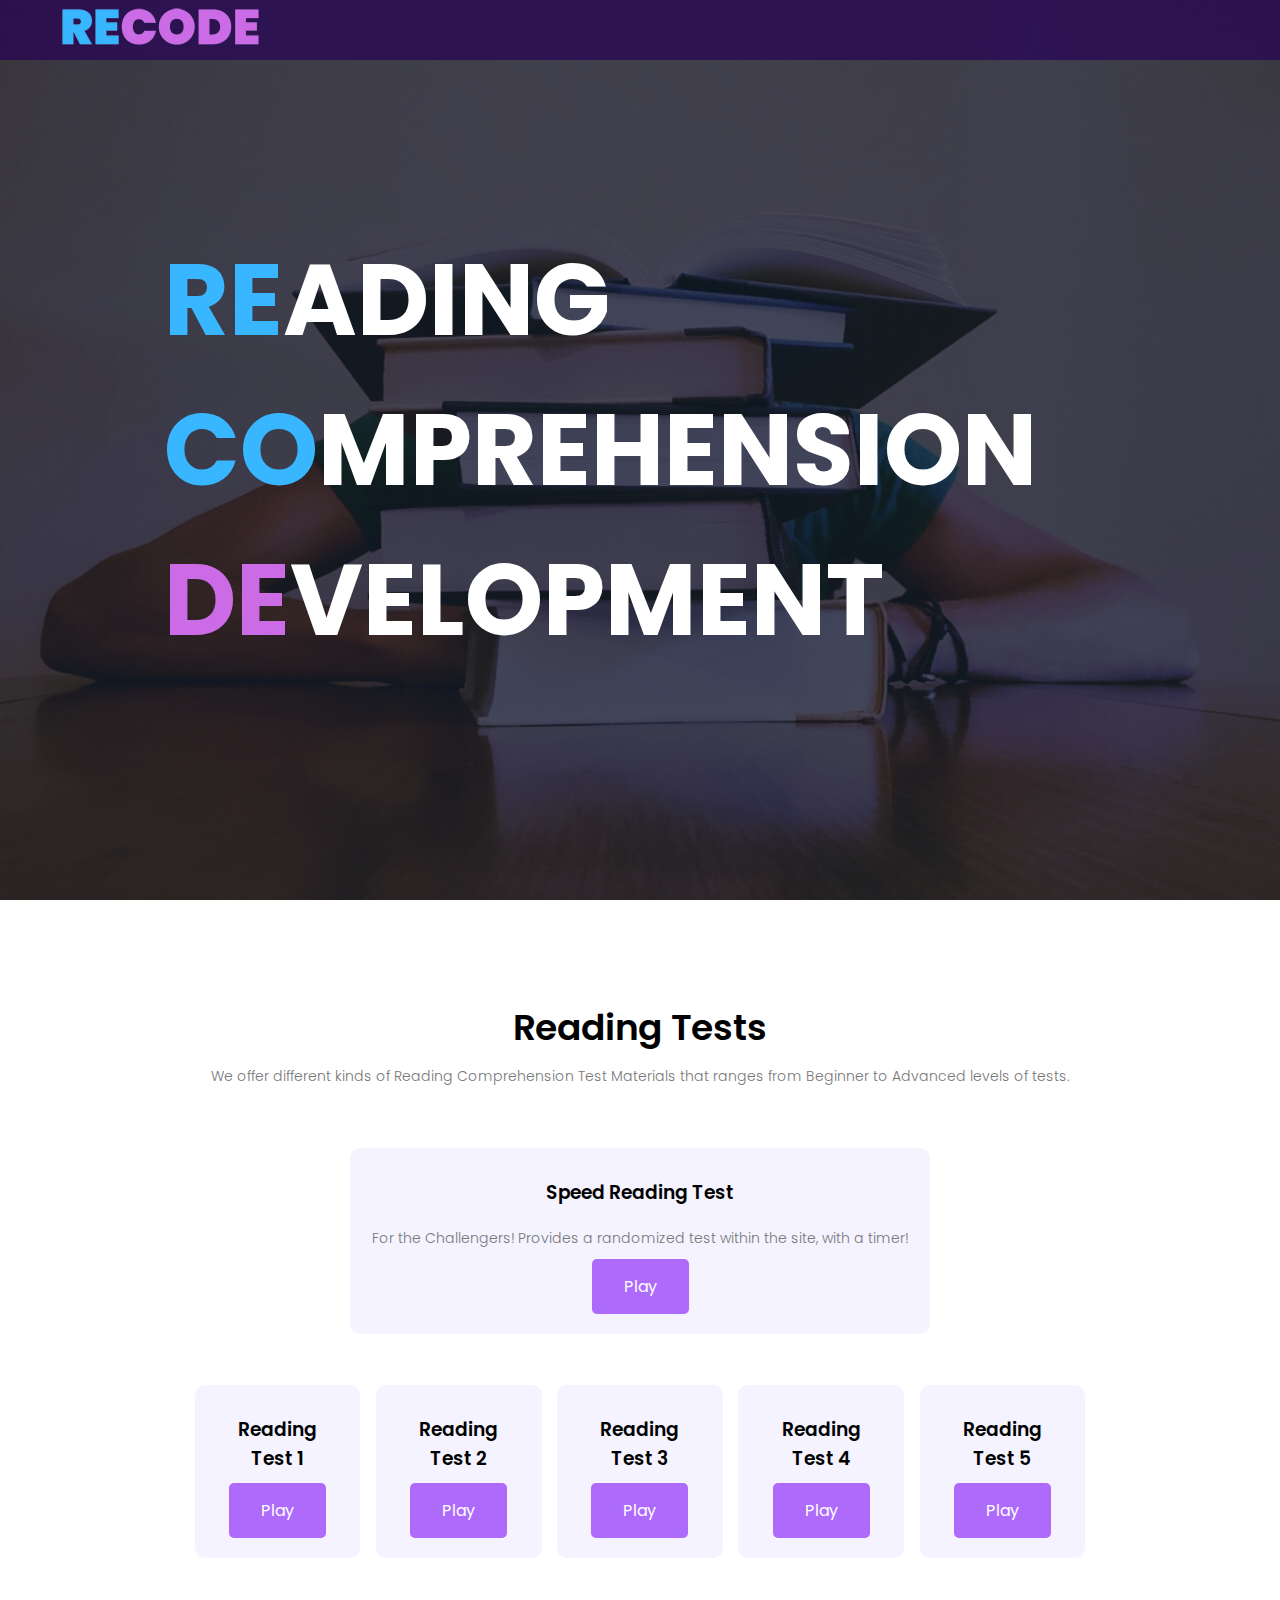
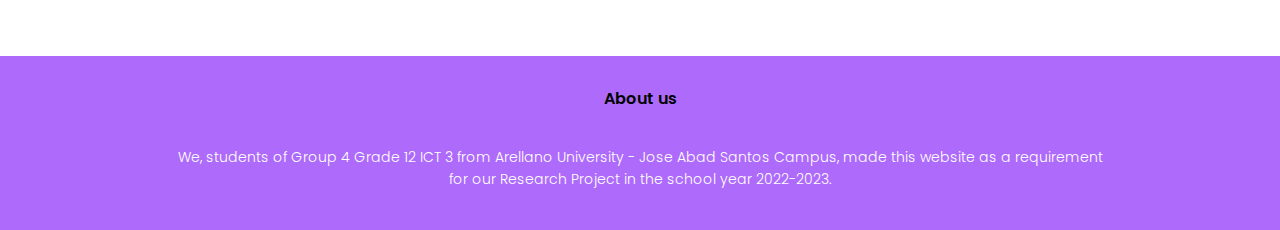
<file: Website/index.html>
<!DOCTYPE html>
<html lang="en">
<head>
    <meta charset="UTF-8">
    <meta http-equiv="X-UA-Compatible" content="IE=edge">
    <meta name="viewport" content="width=device-width, initial scale=1.0">
    <link rel="stylesheet" href="stylesheet.css">
    <link rel="preconnect" href="https://fonts.googleapis.com">
    <link rel="preconnect" href="https://fonts.gstatic.com" crossorigin>
    <link href="https://fonts.googleapis.com/css2?family=Poppins:ital,wght@0,200;0,300;0,400;0,500;0,600;0,700;0,800;1,300;1,400;1,500;1,600&display=swap" rel="stylesheet">
    <link rel="stylesheet" href="https://cdnjs.cloudflare.com/ajax/libs/font-awesome/6.3.0/css/all.min.css"/>
    <title>ReCode</title>
</head>
<body>

    <section class="header" id="home">
        <nav>
            <a href="#"><img src="pictures/logo.png"></a>
            <!--<div class="nav-links" id="navLinks">
                <i class="fa fa-times" onclick="hideMenu()"></i>
                <ul>
                    <li><a href="#home">HOME</a></li>
                    <li><a href="#tests">TESTS</a></li>
                    <li><a href="#about">ABOUT</a></li>
                </ul> 
            </div>
            <i class="fa fa-bars" onclick="showMenu()"></i> -->
        </nav>
    

    <div class="text-box">
        <h1><span>RE</span>ADING <br> <span2>CO</span2>MPREHENSION <br> <span3>DE</span3>VELOPMENT</h1>
    </div>
    </section>

    <!--Quiz-->
    <section class="quiz" id="tests">
        <h1>Reading Tests</h1>
        <p>We offer different kinds of Reading Comprehension Test Materials that ranges from Beginner to Advanced levels of tests. </p>

        <div class="row">
            <div class="quiz-col">
                <h3>Speed Reading Test</h3>
                <p>For the Challengers! Provides a randomized test within the site, with a timer!</p>
                    <button type="button" onClick="goRandom()">Play</button>
                </a>
            </div>
        </div>

        <div class="row2">
            <div class="quiz-col1">
                <h3>Reading Test 1</h3>
                <a href="quiz/test_1.html">
                    <button type="button">Play</button>
                </a>
            </div>

            <div class="quiz-col1">
                <h3>Reading Test 2</h3>
                <a href="quiz/test_2.html">
                    <button type="button">Play</button>
                </a>
            </div>
            
            <div class="quiz-col1">
                <h3>Reading Test 3</h3>
                <a href="quiz/test_3.html">
                    <button type="button">Play</button>
                </a>
            </div>

            <div class="quiz-col1">
                <h3>Reading Test 4</h3>
                <a href="quiz/test_4.html">
                    <button type="button">Play</button>
                </a>
            </div>

            <div class="quiz-col1">
                <h3>Reading Test 5</h3>
                <a href="quiz/test_5.html">
                    <button type="button">Play</button>
                </a>
            </div>
        </div>
    </section>

    <!---about (footer) section--->
    <section class="footer" id="about">
        <h4>About us</h4>
        <p>We, students of Group 4 Grade 12 ICT 3 from Arellano University - Jose Abad Santos Campus, made this website as a requirement <br> for our Research Project in the school year 2022-2023.</p>
    </section>


    <!--Javascript-->
    <script src="jscript.js">
    </script>
    <script src="speed_quiz/speed_1.js">
    </script>
    <script src="speed_quiz/speed_2.js">
    </script>
    <script src="speed_quiz/speed_3.js">
    </script>
    <script src="speed_quiz/speed_4.js">
    </script>
    <script src="speed_quiz/speed_5.js">
    </script>
</body>
</html>
</file>
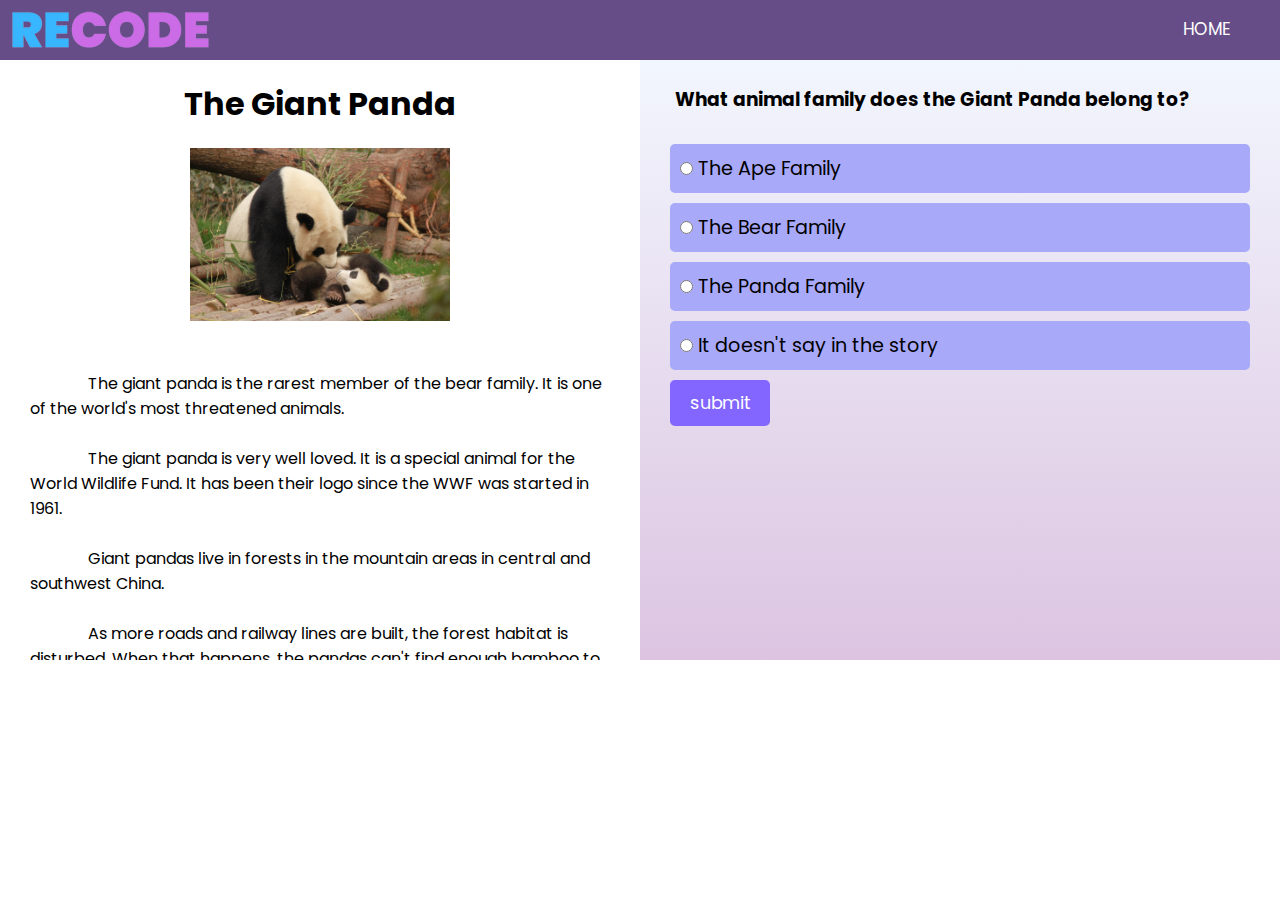
<file: Website/quiz/test_1.html>
<!DOCTYPE html>
<html lang="en"> 
<head> 
    <meta charset="UTF-8">
    <meta http-equiv="X-UA-Compatible" content="IE=edge">
    <meta name="viewport" content="width=device-width, initial scale=1.0">
    <link rel="stylesheet" href="test_1.css">
    <link rel="preconnect" href="https://fonts.googleapis.com">
    <link rel="preconnect" href="https://fonts.gstatic.com" crossorigin>
    <link href="https://fonts.googleapis.com/css2?family=Poppins:ital,wght@0,200;0,300;0,400;0,500;0,600;0,700;0,800;1,300;1,400;1,500;1,600&display=swap" rel="stylesheet">
    <link rel="stylesheet" href="https://cdnjs.cloudflare.com/ajax/libs/font-awesome/6.3.0/css/all.min.css"/>
    <title>ReCode</title>
</head>
<body> 

    <section class="header" id="home">
        <nav>
            <img src="pictures/logo.png" class="logo"></a>
            <div class="nav-links" id="navLinks">
                <i class="fa fa-times" onclick="hideMenu()"></i>
                <ul>
                    <li><a href="../index.html">HOME</a></li>
                </ul> 
            </div>
            <i class="fa fa-bars" onclick="showMenu()"></i>
        </nav> 
    </section>
    <section class="test">
        <section class="passage">
            <h1>The Giant Panda</h1>
            <img src="pictures/panda.jpg" class="panda">
                <div class="passage-text">
                    <p>The giant panda is the rarest member of the bear family. It is one of the world's most threatened animals.</p> <br>

                    <p>The giant panda is very well loved. It is a special animal for the World Wildlife Fund. It has been their logo since the WWF was started in 1961.</p> <br>
                        
                    <p>Giant pandas live in forests in the mountain areas in central and southwest China.</p> <br>
                        
                    <p>As more roads and railway lines are built, the forest habitat is disturbed. When that happens, the pandas can't find enough bamboo to eat. And they need a lot to eat - almost 28 pounds of bamboo per day!</p> <br>
                        
                    <p>Through the efforts of the WWF and other groups, the number of giant pandas is on the rise. But it hasn't been enough to remove it from the endangered animal list.</p> <br>

                    <hr>

                    <p>Source: <a href="https://wordville.com/ReadingComp/RC3GiantPanda.html"><i>Wordville.com</i></a></p>
                </div>
            </section>

        <section class="question_part">
            <div class="quiz-container" id="quiz">
                <div class="quiz-header">
                <h3 id="question">Question is loading...</h3>
                    <ul>
                        <li class = "ans">
                            <input type="radio" name="answer" id="a" class="answer" />
                            <label for="a" id="a_text">Answer...</label>
                            
                        </li>
                        <li class = "ans">
                            <input type="radio" name="answer" id="b" class="answer" />
                            <label for="b" id="b_text">Answer...</label>
                        </li>
                        <li class = "ans">
                            <input type="radio" name="answer" id="c" class="answer" />
                            <label for="c" id="c_text">Answer...</label>
                        </li>
                        <li class = "ans">
                            <input type="radio" name="answer" id="d" class="answer" />
                            <label for="d" id="d_text">Answer...</label>
                        </li>
                        </ul>
                    </div>
                    <button id="next" class="next">next</button>
                    <button id="submit" class="submit">submit</button>
                    <div class = "expl" id = "explanation">loading...</div> 
                </div>
        </section>
            
    </section>
           
    
    <!--Javascript-->
    <script src="js_1.js"></script>
</body>
</html>
</file>
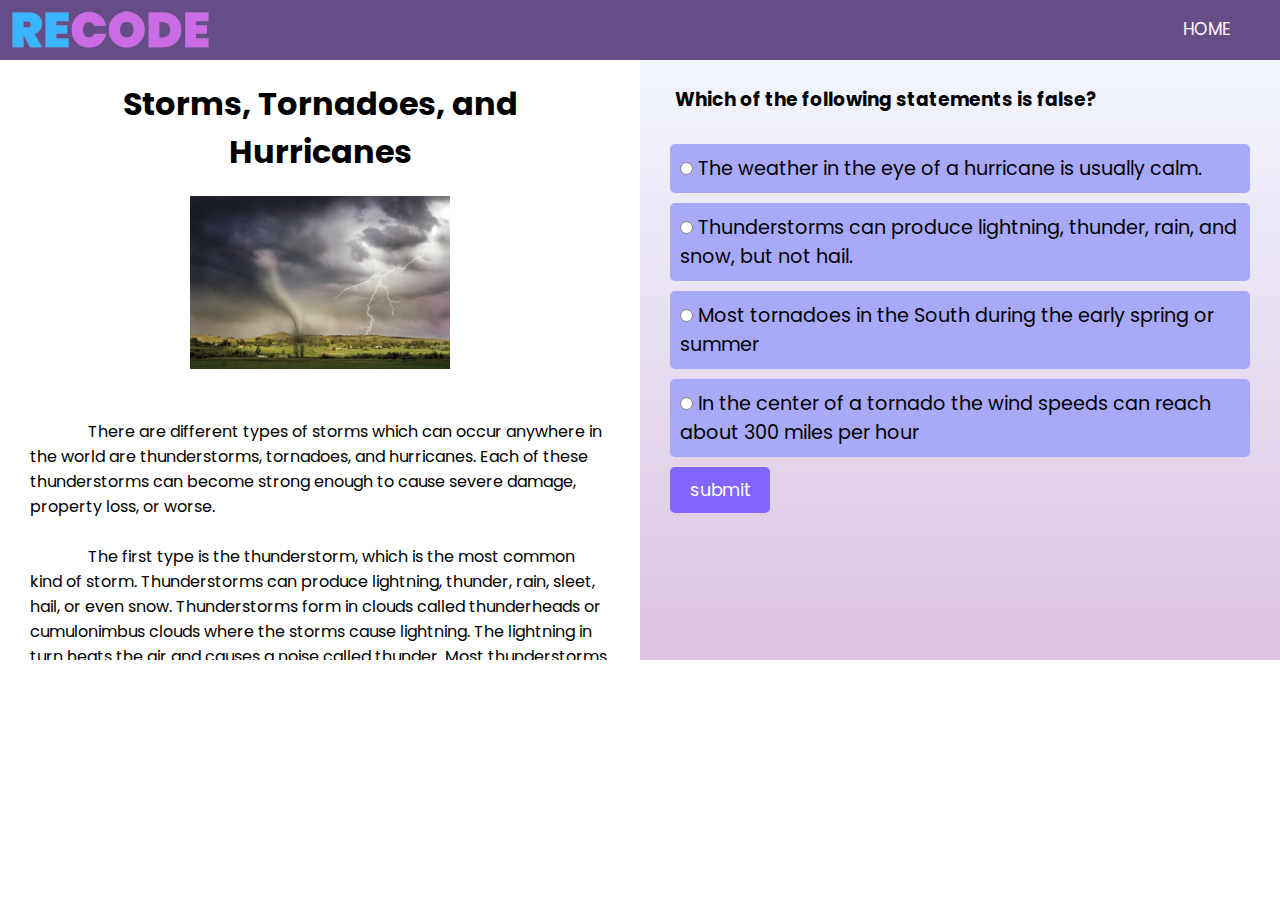
<file: Website/quiz/test_2.html>
<!DOCTYPE html>
<html lang="en">
<head>
    <meta charset="UTF-8">
    <meta http-equiv="X-UA-Compatible" content="IE=edge">
    <meta name="viewport" content="width=device-width, initial scale=1.0">
    <link rel="stylesheet" href="test_2.css">
    <link rel="preconnect" href="https://fonts.googleapis.com">
    <link rel="preconnect" href="https://fonts.gstatic.com" crossorigin>
    <link href="https://fonts.googleapis.com/css2?family=Poppins:ital,wght@0,200;0,300;0,400;0,500;0,600;0,700;0,800;1,300;1,400;1,500;1,600&display=swap" rel="stylesheet">
    <link rel="stylesheet" href="https://cdnjs.cloudflare.com/ajax/libs/font-awesome/6.3.0/css/all.min.css"/>
    <title>ReCode</title>
</head>
<body> 

    <section class="header" id="home">
        <nav>
            <img src="pictures/logo.png" class="logo"></a>
            <div class="nav-links" id="navLinks">
                <i class="fa fa-times" onclick="hideMenu()"></i>
                <ul>
                    <li><a href="../index.html">HOME</a></li>
                </ul> 
            </div>
            <i class="fa fa-bars" onclick="showMenu()"></i>
        </nav> 
    </section>
    <section class="test">
        <section class="passage">
            <h1>Storms, Tornadoes, and Hurricanes</h1>
            <img src="pictures/storm_in_one.jpg" class="storm">
                <div class="passage-text">
                    <p>There are different types of storms which can occur anywhere in the world are thunderstorms, tornadoes, and hurricanes. Each of these thunderstorms can become strong enough to cause severe damage, property loss, or worse.</p> <br>

                    <p>The first type is the thunderstorm, which is the most common kind of storm. Thunderstorms can produce lightning, thunder, rain, sleet, hail, or even snow. Thunderstorms form in clouds called thunderheads or cumulonimbus clouds where the storms cause lightning. The lightning in turn heats the air and causes a noise called thunder. Most thunderstorms have heavy rain and high winds. Thunderstorms can occur anywhere in the world.</p> <br>
                        
                    <p>A second type of storm which is spun off of violent thunderstorms is called a tornado. A tornado is a powerful spinning wind that moves across the ground in a narrow path. These form when the Earth's surface is very warm and the warm air rises and gets very strong. This can lead to a tornado. The air rushes in from all sides at very high speeds, and the air curves into a spin. As the tornado gets stronger, a funnel will form and in most cases it will eventually touch the ground. In the center of a tornado the wind speeds can reach about 300 miles per hour. The speed inside the funnel, though, is not the same speed at which the tornado moves across the ground. The tornado moves at different speeds and may change directions. Everything in the path of a tornado can be destroyed. Most tornadoes in the United States take place in the Midwest and in the South during the early spring or summer. When a tornado forms over water it is called a waterspout.</p> <br>
                        
                    <p>The final type of storm is a hurricane. Hurricanes are very large swirling storms with very low pressure at their center that form over warm tropical oceans near the equator. Hurricanes create a large number of thunderstorms while they are moving across the water and when heading towards landfall. Some hurricanes may also produce tornadoes as they move closer to land. In addition, they cause high waves and widespread flooding in coastal areas.</p> <br>
                        
                    <p>The weather in the eye of a hurricane is usually calm. The eye of a hurricane can be anywhere 2 to 200 miles in diameter. As a hurricane arrives on land they begin to lose some of their strength but are still very dangerous and can cause serious damage to property and may cause the loss of life. The wind flow of hurricanes above the equator is clockwise, but the wind flow for hurricanes below the equator are counter-clockwise. Hurricanes may also be called or referred to as tropical storms, cyclones, or typhoons.</p> <br>

                    <hr>

                    <p>Source: <a href="https://www.softschools.com/language_arts/reading_comprehension/science/4/storms_tornadoes_and_hurricanes/"><i>Softschools.com</i></a></p>

                </div>
            </section>

        <section class="question_part">
            <div class="quiz-container" id="quiz">
                <div class="quiz-header">
                <h3 id="question">Question is loading...</h3>
                    <ul>
                        <li class = "ans">
                            <input type="radio" name="answer" id="a" class="answer" />
                            <label for="a" id="a_text">Answer...</label>
                        </li>
                        <li class = "ans">
                            <input type="radio" name="answer" id="b" class="answer" />
                            <label for="b" id="b_text">Answer...</label>
                        </li>
                        <li class = "ans">
                            <input type="radio" name="answer" id="c" class="answer" />
                            <label for="c" id="c_text">Answer...</label>
                        </li>
                        <li class = "ans">
                            <input type="radio" name="answer" id="d" class="answer" />
                            <label for="d" id="d_text">Answer...</label>
                        </li>
                        </ul>
                    </div>
                    <button id="next" class="next">next</button>
                    <button id="submit" class="submit">submit</button>
                    <div class = "expl" id = "explanation">loading...</div>
                </div>
        </section>
            
    </section>
           
    
    <!--Javascript-->
    <script src="js_2.js"></script>
</body>
</html>
</file>
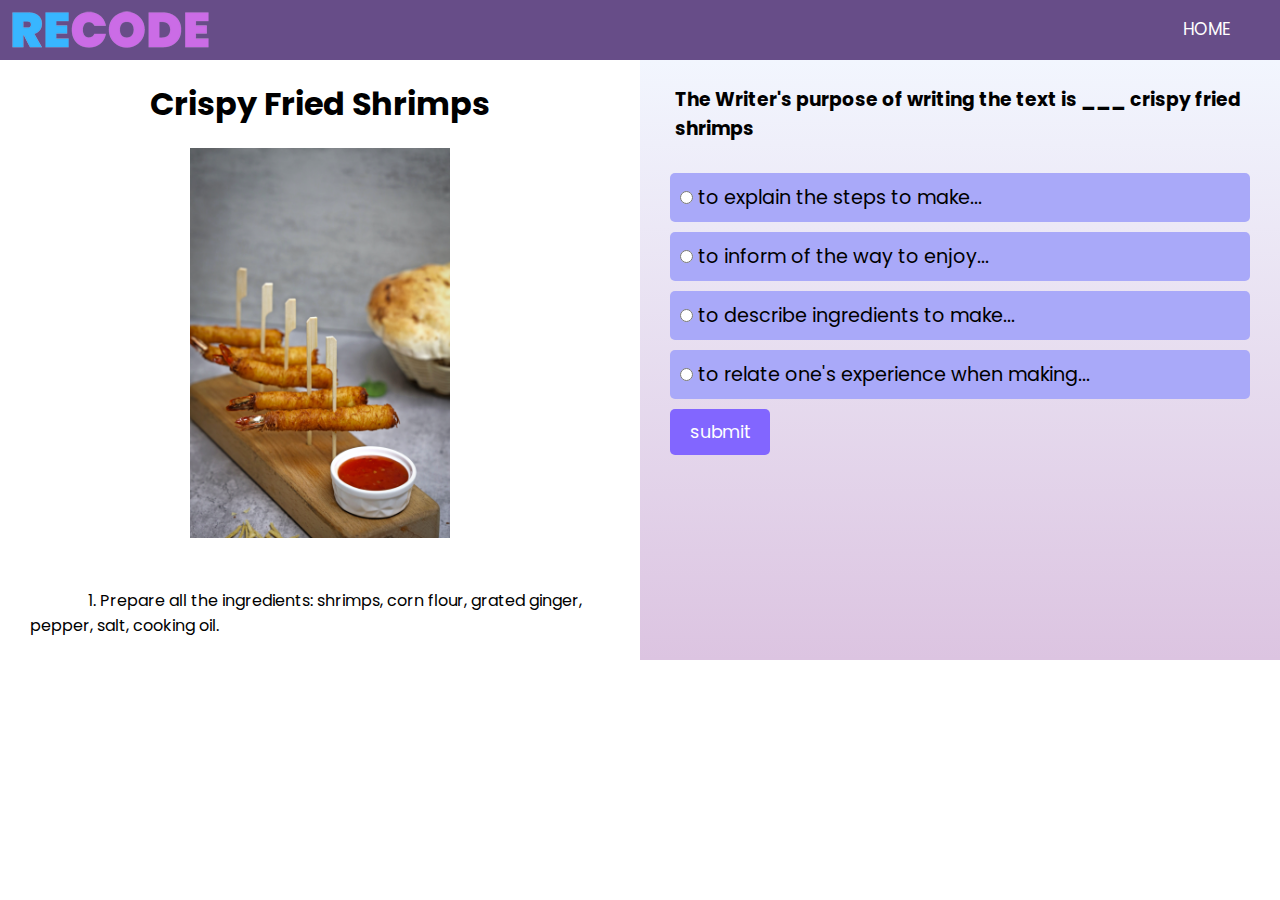
<file: Website/quiz/test_3.html>
<!DOCTYPE html>
<html lang="en">
<head>
    <meta charset="UTF-8">
    <meta http-equiv="X-UA-Compatible" content="IE=edge">
    <meta name="viewport" content="width=device-width, initial scale=1.0">
    <link rel="stylesheet" href="test_3.css">
    <link rel="preconnect" href="https://fonts.googleapis.com">
    <link rel="preconnect" href="https://fonts.gstatic.com" crossorigin>
    <link href="https://fonts.googleapis.com/css2?family=Poppins:ital,wght@0,200;0,300;0,400;0,500;0,600;0,700;0,800;1,300;1,400;1,500;1,600&display=swap" rel="stylesheet">
    <link rel="stylesheet" href="https://cdnjs.cloudflare.com/ajax/libs/font-awesome/6.3.0/css/all.min.css"/>
    <title>ReCode</title>
</head>
<body> 

    <section class="header" id="home">
        <nav>
            <img src="pictures/logo.png" class="logo"></a>
            <div class="nav-links" id="navLinks">
                <i class="fa fa-times" onclick="hideMenu()"></i>
                <ul>
                    <li><a href="../index.html">HOME</a></li>
                </ul> 
            </div>
            <i class="fa fa-bars" onclick="showMenu()"></i>
        </nav> 
    </section>
    <section class="test">
        <section class="passage">
            <h1>Crispy Fried Shrimps</h1>
            <img src="pictures/shrimp.jpg" class="shrimp">
                <div class="passage-text">
                    <p>1. Prepare all the ingredients: shrimps, corn flour, grated ginger, pepper, salt, cooking oil. </p> <br>

                    <p>2. Mix the shrimp and grated ginger. Leave it for 10 minutes. </p> <br>
                        
                    <p>3. Mix together the corn flour, salt, pepper, seasoning, and stir them thoroughly.</p> <br>
                        
                    <p>4. Dipped each shrimped into the whisked egg, then roll it in the mixture of corn flour.</p> <br>
                        
                    <p>5. Fry the shrimp into the hot oil until golden.</p> <br>

                    <p>6. Serve them together with a bottle of tomato sauce or chili sauce.</p> <br>

                    <hr>

                    <p>Source: <a href="https://www.liveworksheets.com/worksheets/en/English_as_a_Second_Language_(ESL)/Reading_comprehension/Procedure_text_yy25706yn"><i>liveworksheets.com</i></a></p>


                </div>
            </section>

        <section class="question_part">
            <div class="quiz-container" id="quiz">
                <div class="quiz-header">
                <h3 id="question">Question is loading...</h3>
                    <ul>
                        <li class = "ans">
                            <input type="radio" name="answer" id="a" class="answer" />
                            <label for="a" id="a_text">Answer...</label>
                        </li>
                        <li class = "ans">
                            <input type="radio" name="answer" id="b" class="answer" />
                            <label for="b" id="b_text">Answer...</label>
                        </li>
                        <li class = "ans">
                            <input type="radio" name="answer" id="c" class="answer" />
                            <label for="c" id="c_text">Answer...</label>
                        </li>
                        <li class = "ans">
                            <input type="radio" name="answer" id="d" class="answer" />
                            <label for="d" id="d_text">Answer...</label>
                        </li>
                        </ul>
                    </div>
                    <button id="next" class="next">next</button>
                    <button id="submit" class="submit">submit</button>
                    <div class = "expl" id = "explanation">loading...</div>
                </div>
        </section>
            
    </section>
           
    
    <!--Javascript-->
    <script src="js_3.js"></script>
</body>
</html>
</file>
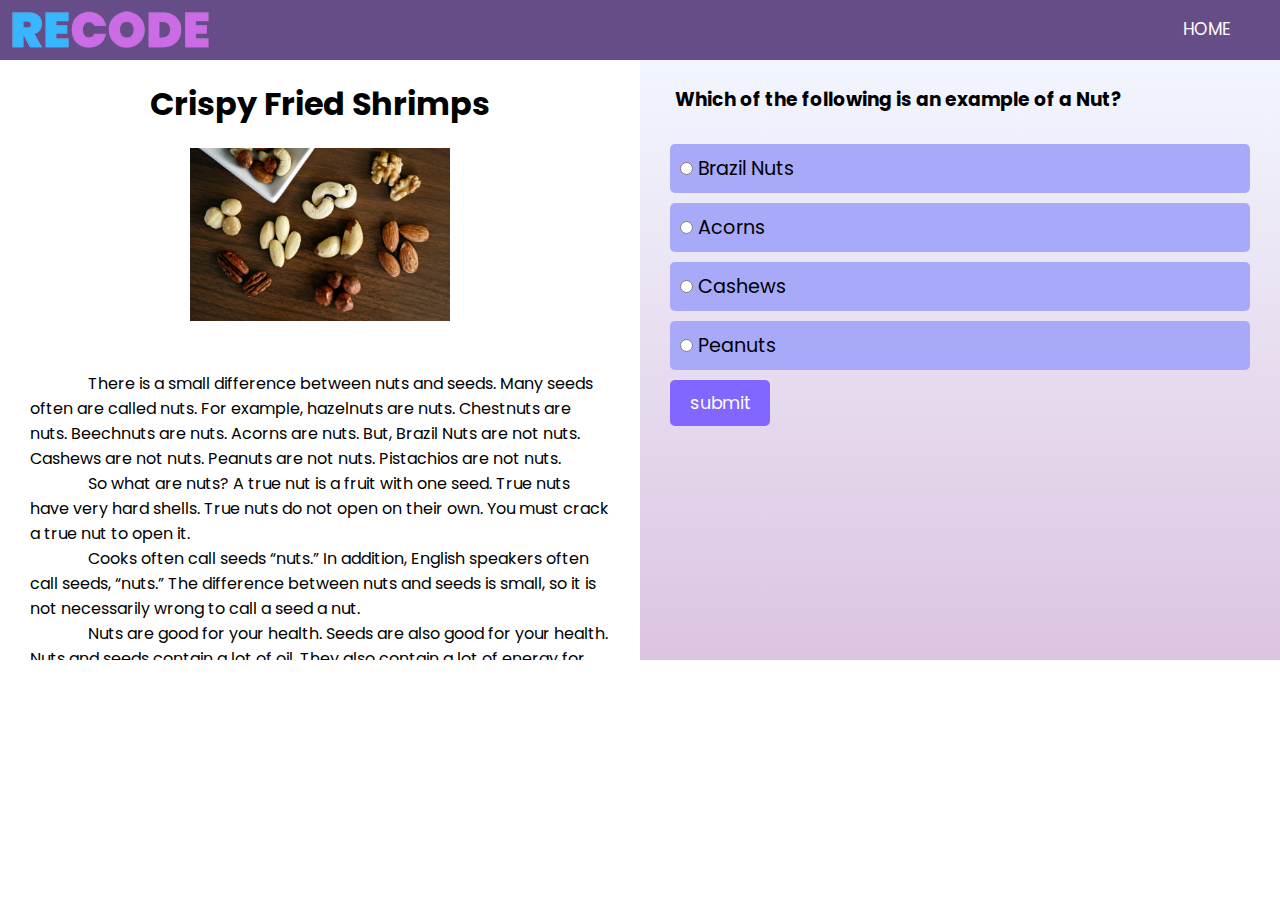
<file: Website/quiz/test_4.html>
<!DOCTYPE html>
<html lang="en">
<head>
    <meta charset="UTF-8">
    <meta http-equiv="X-UA-Compatible" content="IE=edge">
    <meta name="viewport" content="width=device-width, initial scale=1.0">
    <link rel="stylesheet" href="test_4.css">
    <link rel="preconnect" href="https://fonts.googleapis.com">
    <link rel="preconnect" href="https://fonts.gstatic.com" crossorigin>
    <link href="https://fonts.googleapis.com/css2?family=Poppins:ital,wght@0,200;0,300;0,400;0,500;0,600;0,700;0,800;1,300;1,400;1,500;1,600&display=swap" rel="stylesheet">
    <link rel="stylesheet" href="https://cdnjs.cloudflare.com/ajax/libs/font-awesome/6.3.0/css/all.min.css"/>
    <title>ReCode</title>
</head>
<body> 

    <section class="header" id="home">
        <nav>
            <img src="pictures/logo.png" class="logo"></a>
            <div class="nav-links" id="navLinks">
                <i class="fa fa-times" onclick="hideMenu()"></i>
                <ul>
                    <li><a href="../index.html">HOME</a></li>
                </ul> 
            </div>
            <i class="fa fa-bars" onclick="showMenu()"></i>
        </nav> 
    </section>
    <section class="test">
        <section class="passage">
            <h1>Crispy Fried Shrimps</h1>
            <img src="pictures/nuts.jpg" class="nuts">
                <div class="passage-text">
                    <p>There is a small difference between nuts and seeds. Many seeds often are called nuts. For example, hazelnuts are nuts. Chestnuts are nuts. Beechnuts are nuts. Acorns are nuts. But, Brazil Nuts are not nuts. Cashews are not nuts. Peanuts are not nuts. Pistachios are not nuts.</p>

                    <p>So what are nuts? A true nut is a fruit with one seed. True nuts have very hard shells. True nuts do not open on their own. You must crack a true nut to open it.</p>
                        
                    <p>Cooks often call seeds “nuts.” In addition, English speakers often call seeds, “nuts.” The difference between nuts and seeds is small, so it is not necessarily wrong to call a seed a nut.</p>
                        
                    <p>Nuts are good for your health. Seeds are also good for your health. Nuts and seeds contain a lot of oil. They also contain a lot of energy for your body. Nuts are a good snack food. Seeds are also a good snack food. Nuts are good for the heart. Seeds are also good for the heart. Nuts help you grow. Seeds also help you grow. Nuts are good for the skin. Seeds are also good for the skin.</p>
                        
                    <p>Many animals eat nuts. Squirrels eat nuts. Mice eat nuts. Chipmunks eat nuts. Raccoons eat nuts. Birds eat nuts. Even some dogs eat nuts.</p>

                    <p>Many animals eat seeds. Birds eat seeds. Mice eat seeds. Even some snakes eat seeds. There are hundreds of nuts that people and animals can eat. There are hundreds of seeds that people and animals can eat. But many nuts and seeds are inedible. Look in a book or check on the internet before trying to eat unfamiliar seeds and nuts. Learn if new foods are safe and healthful by reading about them before tasting them.</p> <br>

                    <hr>

                    <p>Source: <a href="https://englishforeveryone.org/viewpdf.html?pdf=/PDFs/Beginning%20Critical%20Reading%20-%20Nuts.pdf&title=%22Nuts%22"><i>EnglishForEveryone.org</i></a></p>

                </div>
            </section>

        <section class="question_part">
            <div class="quiz-container" id="quiz">
                <div class="quiz-header">
                <h3 id="question">Question is loading...</h3>
                    <ul>
                        <li class = "ans">
                            <input type="radio" name="answer" id="a" class="answer" />
                            <label for="a" id="a_text">Answer...</label>
                        </li>
                        <li class = "ans">
                            <input type="radio" name="answer" id="b" class="answer" />
                            <label for="b" id="b_text">Answer...</label>
                        </li>
                        <li class = "ans">
                            <input type="radio" name="answer" id="c" class="answer" />
                            <label for="c" id="c_text">Answer...</label>
                        </li>
                        <li class = "ans">
                            <input type="radio" name="answer" id="d" class="answer" />
                            <label for="d" id="d_text">Answer...</label>
                        </li>
                        </ul>
                    </div>
                    <button id="next" class="next">next</button>
                    <button id="submit" class="submit">submit</button>
                    <div class = "expl" id = "explanation">loading...</div>
                </div>
        </section>
            
    </section>
           
    
    <!--Javascript-->
    <script src="js_4.js"></script>
</body>
</html>
</file>
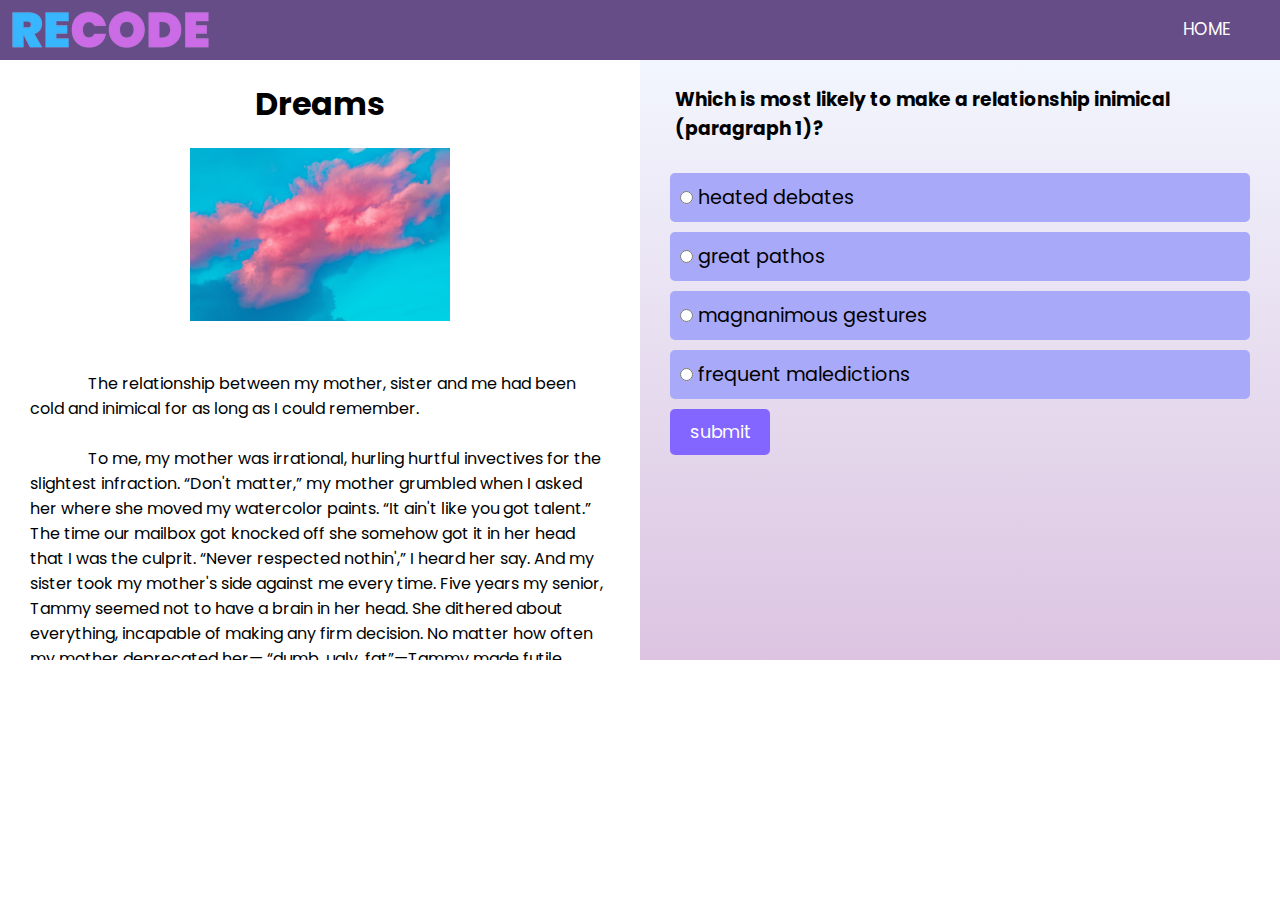
<file: Website/quiz/test_5.html>
<!DOCTYPE html>
<html lang="en">
<head>
    <meta charset="UTF-8">
    <meta http-equiv="X-UA-Compatible" content="IE=edge">
    <meta name="viewport" content="width=device-width, initial scale=1.0">
    <link rel="stylesheet" href="test_5.css">
    <link rel="preconnect" href="https://fonts.googleapis.com">
    <link rel="preconnect" href="https://fonts.gstatic.com" crossorigin>
    <link href="https://fonts.googleapis.com/css2?family=Poppins:ital,wght@0,200;0,300;0,400;0,500;0,600;0,700;0,800;1,300;1,400;1,500;1,600&display=swap" rel="stylesheet">
    <link rel="stylesheet" href="https://cdnjs.cloudflare.com/ajax/libs/font-awesome/6.3.0/css/all.min.css"/>
    <title>ReCode</title>
</head>
<body> 

    <section class="header" id="home">
        <nav>
            <img src="pictures/logo.png" class="logo"></a>
            <div class="nav-links" id="navLinks">
                <i class="fa fa-times" onclick="hideMenu()"></i>
                <ul>
                    <li><a href="../index.html">HOME</a></li>
                </ul> 
            </div>
            <i class="fa fa-bars" onclick="showMenu()"></i>
        </nav> 
    </section>
    <section class="test">
        <section class="passage">
            <h1>Dreams</h1>
            <img src="pictures/dreams.jpg" class="dreams">
                <div class="passage-text">
                    <p>The relationship between my mother, sister and me had been cold and inimical for as long as I could remember.</p> <br>

                    <p>To me, my mother was irrational, hurling hurtful invectives for the slightest infraction. “Don't matter,” my mother grumbled when I asked her where she moved my watercolor paints. “It ain't like you got talent.” The time our mailbox got knocked off she somehow got it in her head that I was the culprit. “Never respected nothin',” I heard her say. And my sister took my mother's side against me every time. Five years my senior, Tammy seemed not to have a brain in her head. She dithered about everything, incapable of making any firm decision. No matter how often my mother deprecated her— “dumb, ugly, fat”—Tammy made futile attempts to fawn her way back into mother's good graces.</p> <br>
                        
                    <p>My father would pontificate, “You three are more alike than you know.”</p> <br>
                        
                    <p>In April of 2000, my mother kicked us both out of the house. (Dad had been exiled many years before.) After that, my sister and I went our separate ways. It was then that I began having recurring dreams.</p> <br>
                        
                    <p>In one, I am running to catch up with a woman. Each time I get near, I trip and fall. Another woman, smiling and shouting my name, comes with great alacrity and offers her hand, but when I reach to grab it, she disappears.</p> <br>

                    <p>In another, a female professor hands me a test. Although I have spent hours studying for it, I know none of the answers. The professor derides me for my poor performance. I watch while she relays my ignorance to the class with comic hilarity.</p> <br>

                    <p>These dreams were not hard to understand. In fact, it was just the opposite; they were pellucid, and absent any knowledge of dream interpretation, I was still able to devise their significance. I knew that they both reflected the pugnacious relationship I shared with my mother and sister.</p> <br>

                    <p>However, there was one dream I could never quite construe. I bite into an apple. All my teeth fall out. I had this dream far more than any of the others.</p> <br>

                    <p>Years later, in an effort to heal our fractious relationship, Mom, Tammy and I elected to go to counseling together. After several sessions, I told my dream about teeth tumbling out of my head.</p> <br>

                    <p>“My God, Crystal,” said my mother. “I've had the exact same dream many times.”
                    </p> <br>

                    <p>“Me, too,” said Tammy solemnly.</p> <br>

                    <hr>

                    <p>Source: <a href="https://englishforeveryone.org/viewpdf.html?pdf=/PDFs/Dreams.pdf&title=%22Dreams%22"><i>EnglishForEveryone.org</i></a></p>

                </div>
            </section>

        <section class="question_part">
            <div class="quiz-container" id="quiz">
                <div class="quiz-header">
                <h3 id="question">Question is loading...</h3>
                    <ul>
                        <li class = "ans">
                            <input type="radio" name="answer" id="a" class="answer" />
                            <label for="a" id="a_text">Answer...</label>
                        </li>
                        <li class = "ans">
                            <input type="radio" name="answer" id="b" class="answer" />
                            <label for="b" id="b_text">Answer...</label>
                        </li>
                        <li class = "ans">
                            <input type="radio" name="answer" id="c" class="answer" />
                            <label for="c" id="c_text">Answer...</label>
                        </li>
                        <li class = "ans">
                            <input type="radio" name="answer" id="d" class="answer" />
                            <label for="d" id="d_text">Answer...</label>
                        </li>
                        </ul>
                    </div>
                    <button id="next" class="next">next</button>
                    <button id="submit" class="submit">submit</button>
                    <div class = "expl" id = "explanation">loading...</div>
                </div>
        </section>
            
    </section>
           
    
    <!--Javascript-->
    <script src="js_5.js"></script>
</body>
</html>
</file>
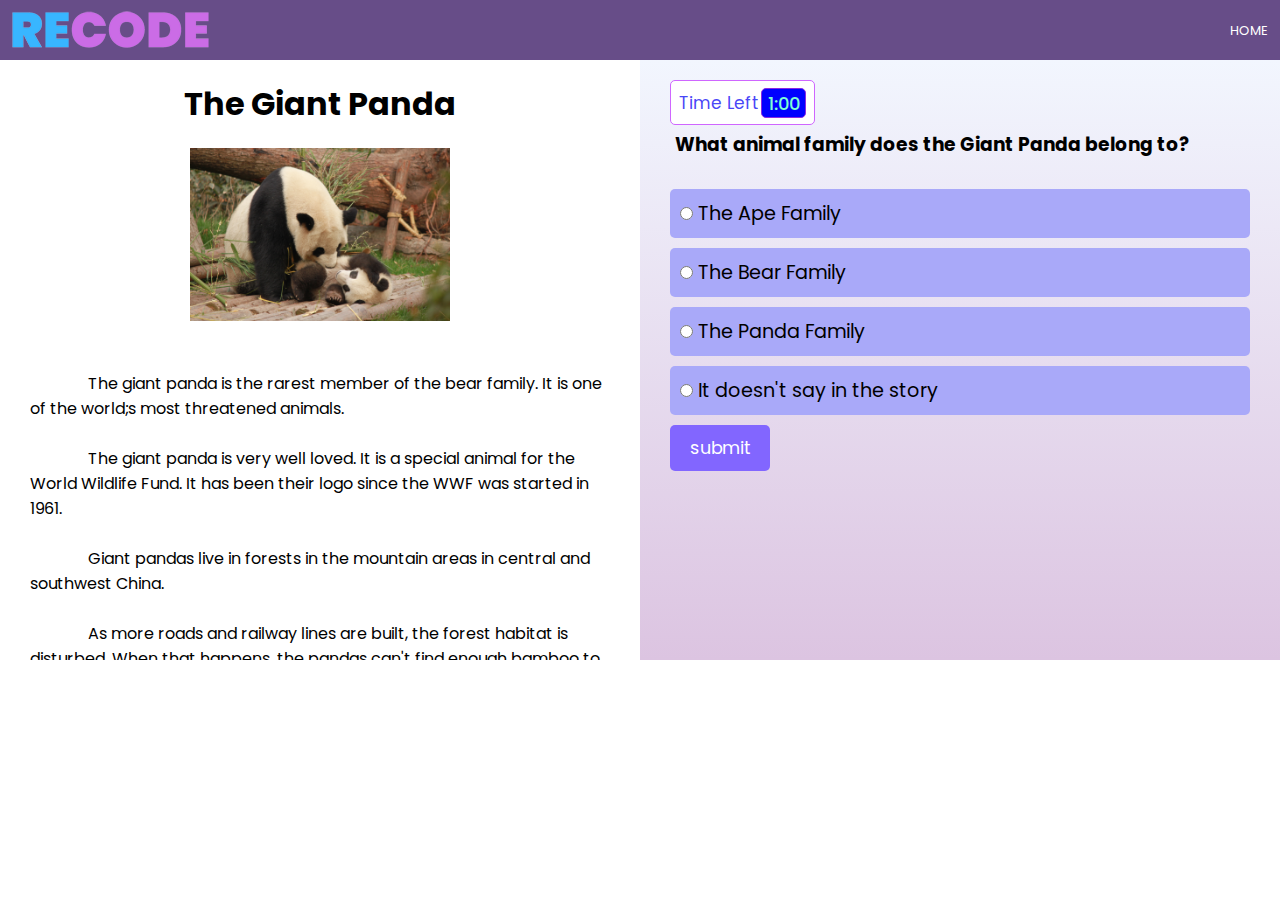
<file: Website/speed_quiz/speed_1.html>
<!DOCTYPE html>
<html lang="en">
<head>
    <meta charset="UTF-8">
    <meta http-equiv="X-UA-Compatible" content="IE=edge">
    <meta name="viewport" content="width=device-width, initial scale=1.0">
    <link rel="stylesheet" href="speed_1.css">
    <link rel="preconnect" href="https://fonts.googleapis.com">
    <link rel="preconnect" href="https://fonts.gstatic.com" crossorigin>
    <link href="https://fonts.googleapis.com/css2?family=Poppins:ital,wght@0,200;0,300;0,400;0,500;0,600;0,700;0,800;1,300;1,400;1,500;1,600&display=swap" rel="stylesheet">
    <link rel="stylesheet" href="https://cdnjs.cloudflare.com/ajax/libs/font-awesome/6.3.0/css/all.min.css"/>
    <title>ReCode</title>
</head>
<body> 

    <section class="header" id="home">
        <nav>
            <img src="pictures/logo.png" class="logo"></a>
            <div class="nav-links" id="navLinks">
                <i class="fa fa-times" onclick="hideMenu()"></i>
                <ul>
                    <li><a href="../index.html">HOME</a></li>
                </ul> 
            </div>
            <i class="fa fa-bars" onclick="showMenu()"></i>
        </nav> 
    </section>
    <section class="test">
        <section class="passage">
            <h1>The Giant Panda</h1>
            <img src="pictures/panda.jpg" class="panda">
                <div class="passage-text">
                    <p>The giant panda is the rarest member of the bear family. It is one of the world;s most threatened animals.</p> <br>

                    <p>The giant panda is  very well loved. It is a special animal for the World Wildlife Fund. It has been their logo since the WWF was started in 1961.</p> <br>
                        
                    <p>Giant pandas live in forests in the mountain areas in central and southwest China.</p> <br>
                        
                    <p>As more roads and railway lines are built, the forest habitat is disturbed. When that happens, the pandas can't find enough bamboo to eat. And they need a lot to eat - almost 28 pounds of bamboo per day!</p> <br>
                        
                    <p>Through the efforts of the WWF and other groups, the number of giant pandas is on the rise. But it hasn't been enough to remove it from the endangered animal list.</p> <br>

                    <hr>

                    <p>Source: <a href="https://wordville.com/ReadingComp/RC3GiantPanda.html"><i>Wordville.com</i></a></p>
                </div>
            </section> 

        <section class="question_part">
            <div class="quiz-container" id="quiz">
                <div class="quiz-header">
                <div class="timer">
                    <div class="time_left_txt">Time Left</div>
                    <div class="timer_sec" id="timer">1:00</div>
                </div>
                <div class="time_line"></div>
                <h3 id="question">Question is loading...</h3>
                    <ul>
                        <li class = "ans">
                            <input type="radio" name="answer" id="a" class="answer" />
                            <label for="a" id="a_text">Answer...</label>
                        </li>
                        <li class = "ans">
                            <input type="radio" name="answer" id="b" class="answer" />
                            <label for="b" id="b_text">Answer...</label>
                        </li>
                        <li class = "ans">
                            <input type="radio" name="answer" id="c" class="answer" />
                            <label for="c" id="c_text">Answer...</label>
                        </li>
                        <li class = "ans">
                            <input type="radio" name="answer" id="d" class="answer" />
                            <label for="d" id="d_text">Answer...</label>
                        </li>
                        </ul>
                    </div>
                    <button id="next" class="next">next</button>
                    <button id="submit" class="submit">submit</button>
                </div>
        </section>
            
    </section>
           
    
    <!--Javascript-->
    <script src="speed_1.js"></script>
</body>
</html>
</file>
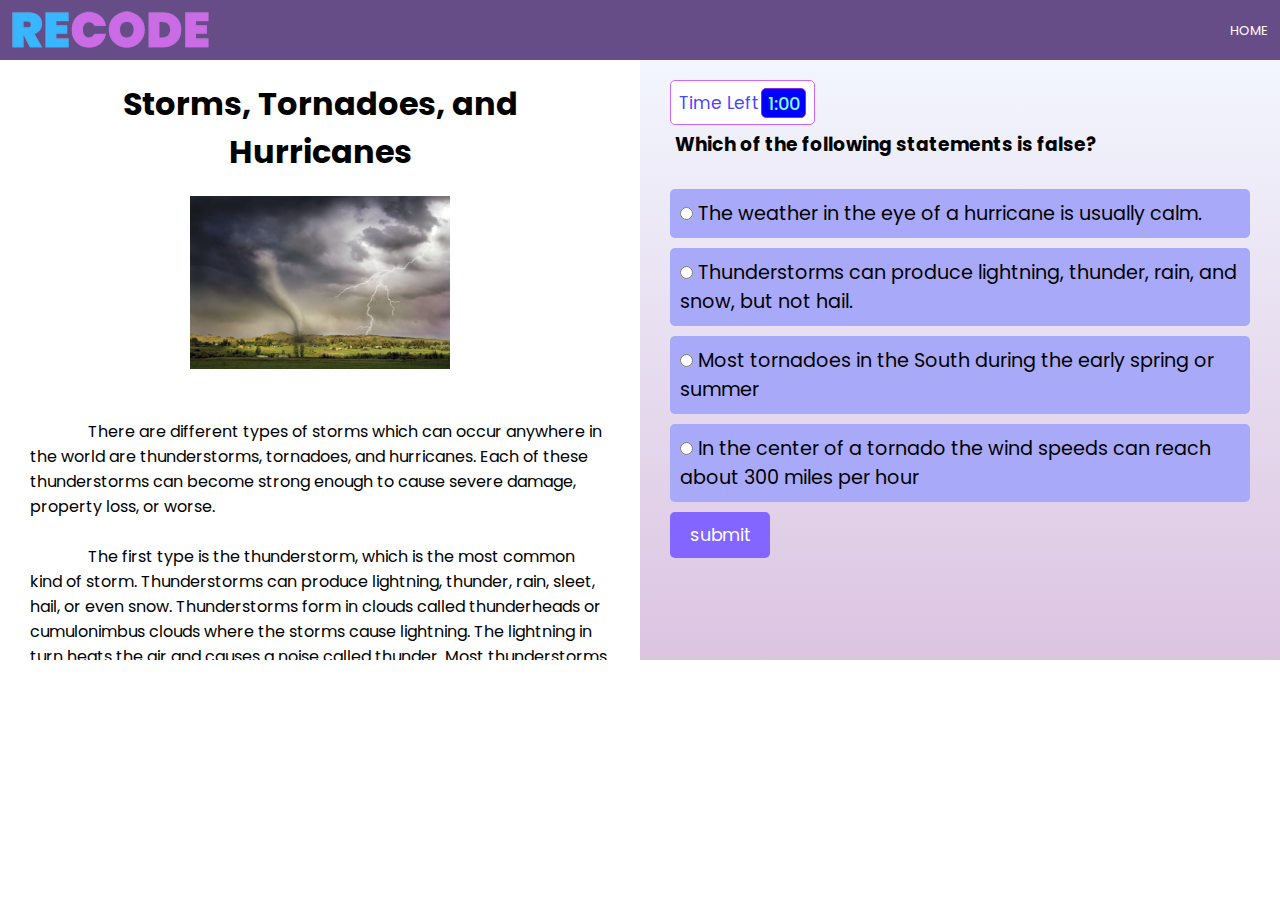
<file: Website/speed_quiz/speed_2.html>
<!DOCTYPE html>
<html lang="en">
<head>
    <meta charset="UTF-8">
    <meta http-equiv="X-UA-Compatible" content="IE=edge">
    <meta name="viewport" content="width=device-width, initial scale=1.0">
    <link rel="stylesheet" href="speed_2.css">
    <link rel="preconnect" href="https://fonts.googleapis.com">
    <link rel="preconnect" href="https://fonts.gstatic.com" crossorigin>
    <link href="https://fonts.googleapis.com/css2?family=Poppins:ital,wght@0,200;0,300;0,400;0,500;0,600;0,700;0,800;1,300;1,400;1,500;1,600&display=swap" rel="stylesheet">
    <link rel="stylesheet" href="https://cdnjs.cloudflare.com/ajax/libs/font-awesome/6.3.0/css/all.min.css"/>
    <title>ReCode</title>
</head>
<body> 

    <section class="header" id="home">
        <nav>
            <img src="pictures/logo.png" class="logo"></a>
            <div class="nav-links" id="navLinks">
                <i class="fa fa-times" onclick="hideMenu()"></i>
                <ul>
                    <li><a href="../index.html">HOME</a></li>
                </ul> 
            </div>
            <i class="fa fa-bars" onclick="showMenu()"></i>
        </nav> 
    </section>
    <section class="test">
        <section class="passage">
            <h1>Storms, Tornadoes, and Hurricanes</h1>
            <img src="pictures/storm_in_one.jpg" class="storm">
                <div class="passage-text">
                    <p>There are different types of storms which can occur anywhere in the world are thunderstorms, tornadoes, and hurricanes. Each of these thunderstorms can become strong enough to cause severe damage, property loss, or worse.</p> <br>

                    <p>The first type is the thunderstorm, which is the most common kind of storm. Thunderstorms can produce lightning, thunder, rain, sleet, hail, or even snow. Thunderstorms form in clouds called thunderheads or cumulonimbus clouds where the storms cause lightning. The lightning in turn heats the air and causes a noise called thunder. Most thunderstorms have heavy rain and high winds. Thunderstorms can occur anywhere in the world.</p> <br>
                        
                    <p>A second type of storm which is spun off of violent thunderstorms is called a tornado. A tornado is a powerful spinning wind that moves across the ground in a narrow path. These form when the Earth's surface is very warm and the warm air rises and gets very strong. This can lead to a tornado. The air rushes in from all sides at very high speeds, and the air curves into a spin. As the tornado gets stronger, a funnel will form and in most cases it will eventually touch the ground. In the center of a tornado the wind speeds can reach about 300 miles per hour. The speed inside the funnel, though, is not the same speed at which the tornado moves across the ground. The tornado moves at different speeds and may change directions. Everything in the path of a tornado can be destroyed. Most tornadoes in the United States take place in the Midwest and in the South during the early spring or summer. When a tornado forms over water it is called a waterspout.</p> <br>
                        
                    <p>The final type of storm is a hurricane. Hurricanes are very large swirling storms with very low pressure at their center that form over warm tropical oceans near the equator. Hurricanes create a large number of thunderstorms while they are moving across the water and when heading towards landfall. Some hurricanes may also produce tornadoes as they move closer to land. In addition, they cause high waves and widespread flooding in coastal areas.</p> <br>
                        
                    <p>The weather in the eye of a hurricane is usually calm. The eye of a hurricane can be anywhere 2 to 200 miles in diameter. As a hurricane arrives on land they begin to lose some of their strength but are still very dangerous and can cause serious damage to property and may cause the loss of life. The wind flow of hurricanes above the equator is clockwise, but the wind flow for hurricanes below the equator are counter-clockwise. Hurricanes may also be called or referred to as tropical storms, cyclones, or typhoons.</p> <br>

                    <hr>

                    <p>Source: <a href="https://www.softschools.com/language_arts/reading_comprehension/science/4/storms_tornadoes_and_hurricanes/"><i>Softschools.com</i></a></p>

                </div>
            </section>

        <section class="question_part">
            <div class="quiz-container" id="quiz">
                <div class="quiz-header">
                    <div class="timer">
                        <div class="time_left_txt">Time Left</div>
                        <div class="timer_sec" id="timer">1:00</div>
                    </div>
                    <div class="time_line"></div>
                <h3 id="question">Question is loading...</h3>
                    <ul>
                        <li class = "ans">
                            <input type="radio" name="answer" id="a" class="answer" />
                            <label for="a" id="a_text">Answer...</label>
                        </li>
                        <li class = "ans">
                            <input type="radio" name="answer" id="b" class="answer" />
                            <label for="b" id="b_text">Answer...</label>
                        </li>
                        <li class = "ans">
                            <input type="radio" name="answer" id="c" class="answer" />
                            <label for="c" id="c_text">Answer...</label>
                        </li>
                        <li class = "ans">
                            <input type="radio" name="answer" id="d" class="answer" />
                            <label for="d" id="d_text">Answer...</label>
                        </li>
                        </ul>
                    </div>
                    <button id="next" class="next">next</button>
                    <button id="submit" class="submit">submit</button>
                </div>
        </section>
            
    </section>
           
    
    <!--Javascript-->
    <script src="speed_2.js"></script>
</body>
</html>
</file>
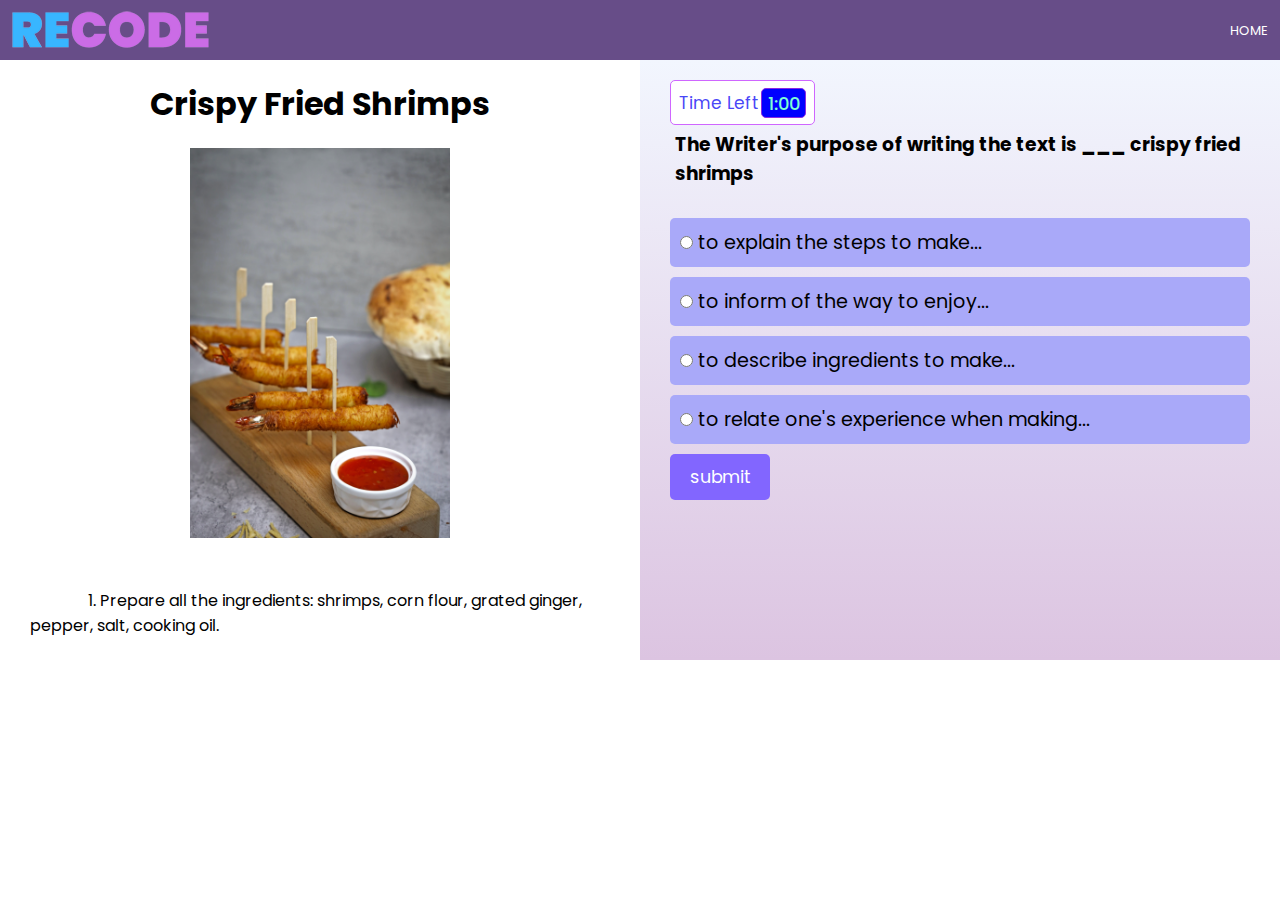
<file: Website/speed_quiz/speed_3.html>
<!DOCTYPE html>
<html lang="en">
<head>
    <meta charset="UTF-8">
    <meta http-equiv="X-UA-Compatible" content="IE=edge">
    <meta name="viewport" content="width=device-width, initial scale=1.0">
    <link rel="stylesheet" href="speed_3.css">
    <link rel="preconnect" href="https://fonts.googleapis.com">
    <link rel="preconnect" href="https://fonts.gstatic.com" crossorigin>
    <link href="https://fonts.googleapis.com/css2?family=Poppins:ital,wght@0,200;0,300;0,400;0,500;0,600;0,700;0,800;1,300;1,400;1,500;1,600&display=swap" rel="stylesheet">
    <link rel="stylesheet" href="https://cdnjs.cloudflare.com/ajax/libs/font-awesome/6.3.0/css/all.min.css"/>
    <title>ReCode</title>
</head>
<body> 

    <section class="header" id="home">
        <nav>
            <img src="pictures/logo.png" class="logo"></a>
            <div class="nav-links" id="navLinks">
                <i class="fa fa-times" onclick="hideMenu()"></i>
                <ul>
                    <li><a href="../index.html">HOME</a></li>
                </ul> 
            </div>
            <i class="fa fa-bars" onclick="showMenu()"></i>
        </nav> 
    </section>
    <section class="test">
        <section class="passage">
            <h1>Crispy Fried Shrimps</h1>
            <img src="pictures/shrimp.jpg" class="shrimp">
                <div class="passage-text">
                    <p>1. Prepare all the ingredients: shrimps, corn flour, grated ginger, pepper, salt, cooking oil. </p> <br>

                    <p>2. Mix the shrimp and grated ginger. Leave it for 10 minutes. </p> <br>
                        
                    <p>3. Mix together the corn flour, salt, pepper, seasoning, and stir them thoroughly.</p> <br>
                        
                    <p>4. Dipped each shrimped into the whisked egg, then roll it in the mixture of corn flour.</p> <br>
                        
                    <p>5. Fry the shrimp into the hot oil until golden.</p> <br>

                    <p>6. Serve them together with a bottle of tomato sauce or chili sauce.</p> <br>

                    <hr>

                    <p>Source: <a href="https://www.liveworksheets.com/worksheets/en/English_as_a_Second_Language_(ESL)/Reading_comprehension/Procedure_text_yy25706yn"><i>liveworksheets.com</i></a></p>


                </div>
            </section>

        <section class="question_part">
            <div class="quiz-container" id="quiz">
                <div class="quiz-header">
                    <div class="timer">
                        <div class="time_left_txt">Time Left</div>
                        <div class="timer_sec" id="timer">1:00</div>
                    </div>
                    <div class="time_line"></div>
                <h3 id="question">Question is loading...</h3>
                    <ul>
                        <li class = "ans">
                            <input type="radio" name="answer" id="a" class="answer" />
                            <label for="a" id="a_text">Answer...</label>
                        </li>
                        <li class = "ans">
                            <input type="radio" name="answer" id="b" class="answer" />
                            <label for="b" id="b_text">Answer...</label>
                        </li>
                        <li class = "ans">
                            <input type="radio" name="answer" id="c" class="answer" />
                            <label for="c" id="c_text">Answer...</label>
                        </li>
                        <li class = "ans">
                            <input type="radio" name="answer" id="d" class="answer" />
                            <label for="d" id="d_text">Answer...</label>
                        </li>
                        </ul>
                    </div>
                    <button id="next" class="next">next</button>
                    <button id="submit" class="submit">submit</button>
                </div>
        </section>
            
    </section>
           
    
    <!--Javascript-->
    <script src="speed_3.js"></script>
</body>
</html>
</file>
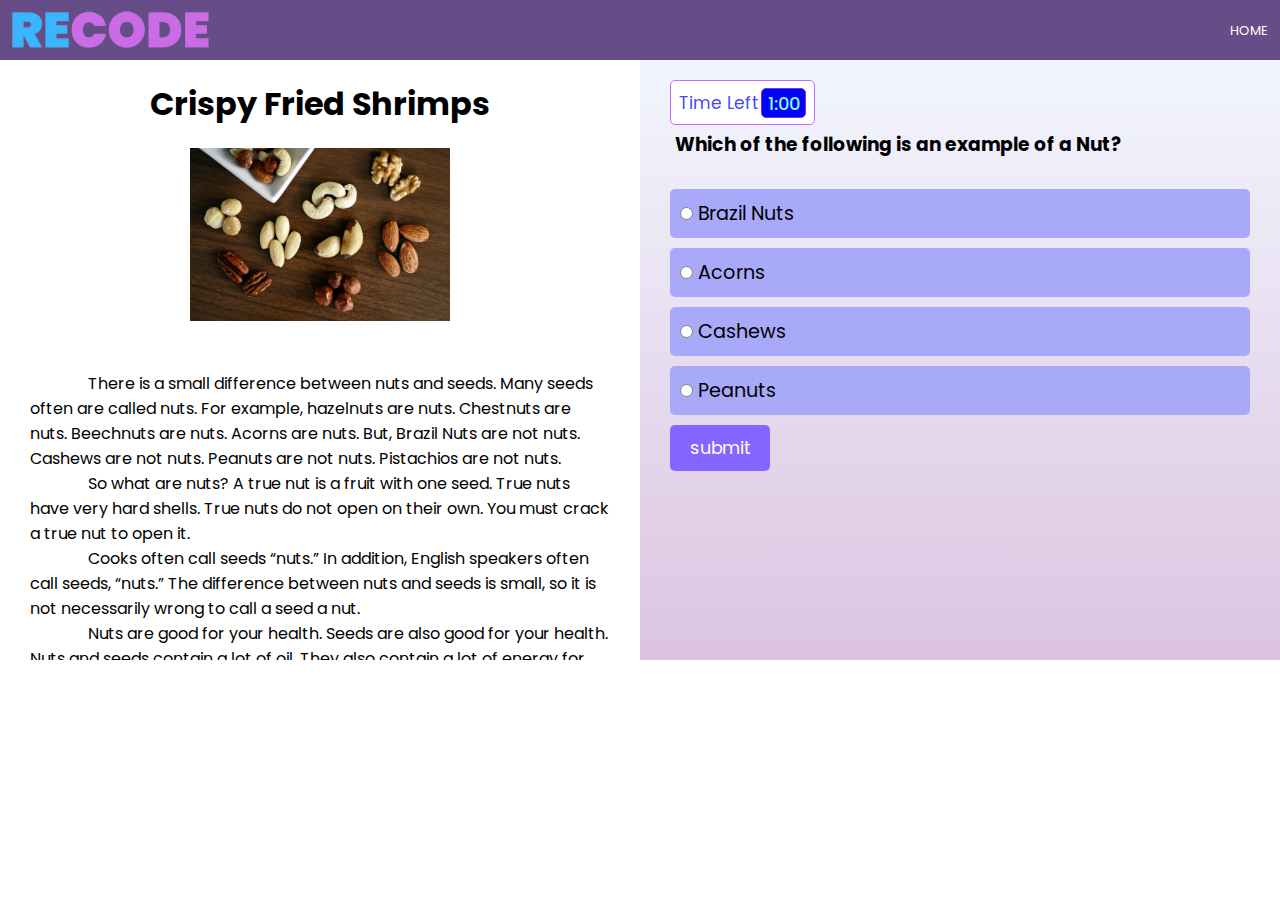
<file: Website/speed_quiz/speed_4.html>
<!DOCTYPE html>
<html lang="en">
<head>
    <meta charset="UTF-8">
    <meta http-equiv="X-UA-Compatible" content="IE=edge">
    <meta name="viewport" content="width=device-width, initial scale=1.0">
    <link rel="stylesheet" href="speed_4.css">
    <link rel="preconnect" href="https://fonts.googleapis.com">
    <link rel="preconnect" href="https://fonts.gstatic.com" crossorigin>
    <link href="https://fonts.googleapis.com/css2?family=Poppins:ital,wght@0,200;0,300;0,400;0,500;0,600;0,700;0,800;1,300;1,400;1,500;1,600&display=swap" rel="stylesheet">
    <link rel="stylesheet" href="https://cdnjs.cloudflare.com/ajax/libs/font-awesome/6.3.0/css/all.min.css"/>
    <title>ReCode</title>
</head>
<body> 

    <section class="header" id="home">
        <nav>
            <img src="pictures/logo.png" class="logo"></a>
            <div class="nav-links" id="navLinks">
                <i class="fa fa-times" onclick="hideMenu()"></i>
                <ul>
                    <li><a href="../index.html">HOME</a></li>
                </ul> 
            </div>
            <i class="fa fa-bars" onclick="showMenu()"></i>
        </nav> 
    </section>
    <section class="test">
        <section class="passage">
            <h1>Crispy Fried Shrimps</h1>
            <img src="pictures/nuts.jpg" class="nuts">
                <div class="passage-text">
                    <p>There is a small difference between nuts and seeds. Many seeds often are called nuts. For example, hazelnuts are nuts. Chestnuts are nuts. Beechnuts are nuts. Acorns are nuts. But, Brazil Nuts are not nuts. Cashews are not nuts. Peanuts are not nuts. Pistachios are not nuts.</p>

                    <p>So what are nuts? A true nut is a fruit with one seed. True nuts have very hard shells. True nuts do not open on their own. You must crack a true nut to open it.</p>
                        
                    <p>Cooks often call seeds “nuts.” In addition, English speakers often call seeds, “nuts.” The difference between nuts and seeds is small, so it is not necessarily wrong to call a seed a nut.</p>
                        
                    <p>Nuts are good for your health. Seeds are also good for your health. Nuts and seeds contain a lot of oil. They also contain a lot of energy for your body. Nuts are a good snack food. Seeds are also a good snack food. Nuts are good for the heart. Seeds are also good for the heart. Nuts help you grow. Seeds also help you grow. Nuts are good for the skin. Seeds are also good for the skin.</p>
                        
                    <p>Many animals eat nuts. Squirrels eat nuts. Mice eat nuts. Chipmunks eat nuts. Raccoons eat nuts. Birds eat nuts. Even some dogs eat nuts.</p>

                    <p>Many animals eat seeds. Birds eat seeds. Mice eat seeds. Even some snakes eat seeds. There are hundreds of nuts that people and animals can eat. There are hundreds of seeds that people and animals can eat. But many nuts and seeds are inedible. Look in a book or check on the internet before trying to eat unfamiliar seeds and nuts. Learn if new foods are safe and healthful by reading about them before tasting them.</p> <br>

                    <hr>

                    <p>Source: <a href="https://englishforeveryone.org/viewpdf.html?pdf=/PDFs/Beginning%20Critical%20Reading%20-%20Nuts.pdf&title=%22Nuts%22"><i>EnglishForEveryone.org</i></a></p>

                </div>
            </section>

        <section class="question_part">
            <div class="quiz-container" id="quiz">
                <div class="quiz-header">
                    <div class="timer">
                        <div class="time_left_txt">Time Left</div>
                        <div class="timer_sec" id="timer">1:00</div>
                    </div>
                    <div class="time_line"></div>
                <h3 id="question">Question is loading...</h3>
                    <ul>
                        <li class = "ans">
                            <input type="radio" name="answer" id="a" class="answer" />
                            <label for="a" id="a_text">Answer...</label>
                        </li>
                        <li class = "ans">
                            <input type="radio" name="answer" id="b" class="answer" />
                            <label for="b" id="b_text">Answer...</label>
                        </li>
                        <li class = "ans">
                            <input type="radio" name="answer" id="c" class="answer" />
                            <label for="c" id="c_text">Answer...</label>
                        </li>
                        <li class = "ans">
                            <input type="radio" name="answer" id="d" class="answer" />
                            <label for="d" id="d_text">Answer...</label>
                        </li>
                        </ul>
                    </div>
                    <button id="next" class="next">next</button>
                    <button id="submit" class="submit">submit</button>
                </div>
        </section>
            
    </section>
           
    
    <!--Javascript-->
    <script src="speed_4.js"></script>
</body>
</html>
</file>
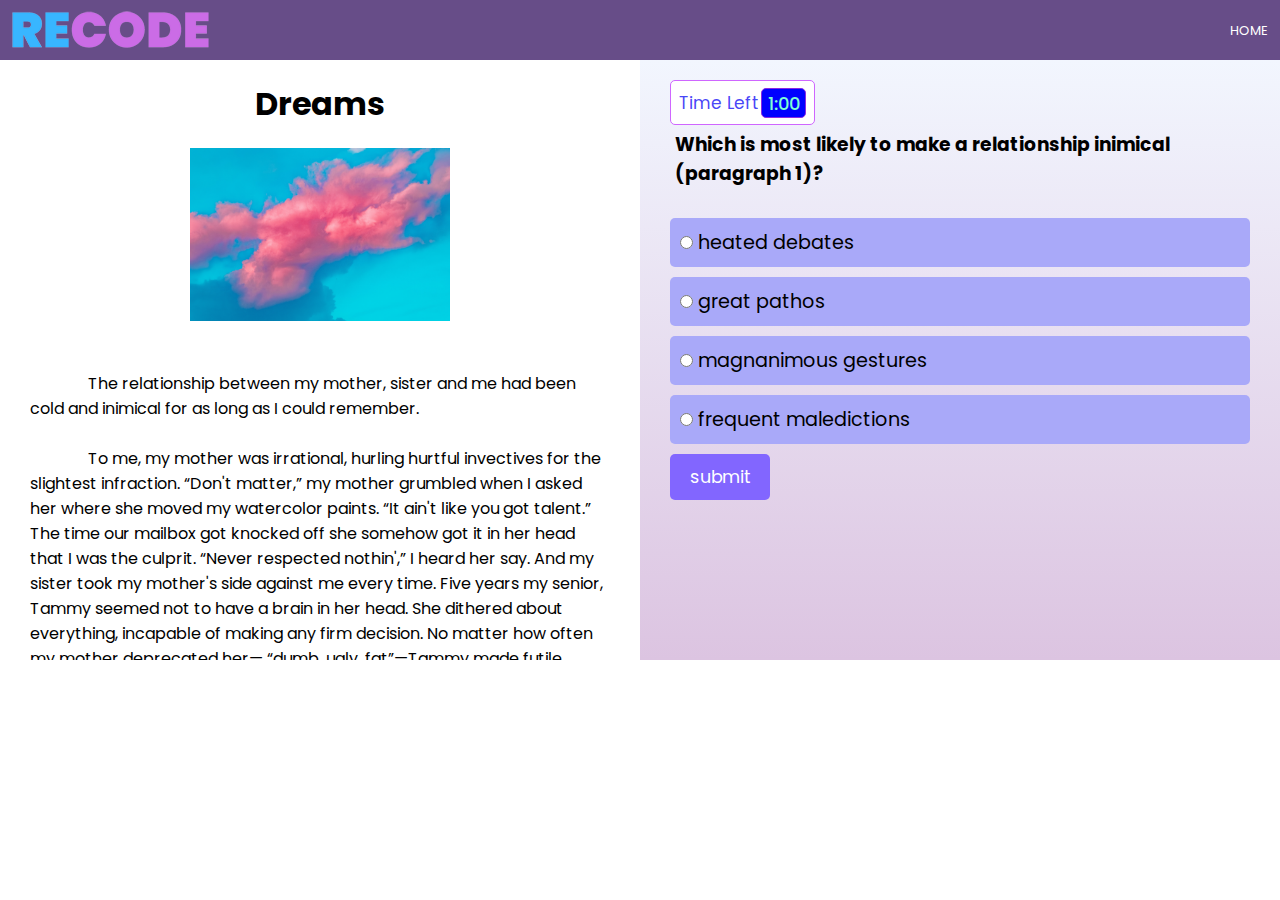
<file: Website/speed_quiz/speed_5.html>
<!DOCTYPE html>
<html lang="en">
<head>
    <meta charset="UTF-8">
    <meta http-equiv="X-UA-Compatible" content="IE=edge">
    <meta name="viewport" content="width=device-width, initial scale=1.0">
    <link rel="stylesheet" href="speed_5.css">
    <link rel="preconnect" href="https://fonts.googleapis.com">
    <link rel="preconnect" href="https://fonts.gstatic.com" crossorigin>
    <link href="https://fonts.googleapis.com/css2?family=Poppins:ital,wght@0,200;0,300;0,400;0,500;0,600;0,700;0,800;1,300;1,400;1,500;1,600&display=swap" rel="stylesheet">
    <link rel="stylesheet" href="https://cdnjs.cloudflare.com/ajax/libs/font-awesome/6.3.0/css/all.min.css"/>
    <title>ReCode</title>
</head>
<body> 

    <section class="header" id="home">
        <nav>
            <img src="pictures/logo.png" class="logo"></a>
            <div class="nav-links" id="navLinks">
                <i class="fa fa-times" onclick="hideMenu()"></i>
                <ul>
                    <li><a href="../index.html">HOME</a></li>
                </ul> 
            </div>
            <i class="fa fa-bars" onclick="showMenu()"></i>
        </nav> 
    </section>
    <section class="test">
        <section class="passage">
            <h1>Dreams</h1>
            <img src="pictures/dreams.jpg" class="dreams">
                <div class="passage-text">
                    <p>The relationship between my mother, sister and me had been cold and inimical for as long as I could remember.</p> <br>

                    <p>To me, my mother was irrational, hurling hurtful invectives for the slightest infraction. “Don't matter,” my mother grumbled when I asked her where she moved my watercolor paints. “It ain't like you got talent.” The time our mailbox got knocked off she somehow got it in her head that I was the culprit. “Never respected nothin',” I heard her say. And my sister took my mother's side against me every time. Five years my senior, Tammy seemed not to have a brain in her head. She dithered about everything, incapable of making any firm decision. No matter how often my mother deprecated her— “dumb, ugly, fat”—Tammy made futile attempts to fawn her way back into mother's good graces.</p> <br>
                        
                    <p>My father would pontificate, “You three are more alike than you know.”</p> <br>
                        
                    <p>In April of 2000, my mother kicked us both out of the house. (Dad had been exiled many years before.) After that, my sister and I went our separate ways. It was then that I began having recurring dreams.</p> <br>
                        
                    <p>In one, I am running to catch up with a woman. Each time I get near, I trip and fall. Another woman, smiling and shouting my name, comes with great alacrity and offers her hand, but when I reach to grab it, she disappears.</p> <br>

                    <p>In another, a female professor hands me a test. Although I have spent hours studying for it, I know none of the answers. The professor derides me for my poor performance. I watch while she relays my ignorance to the class with comic hilarity.</p> <br>

                    <p>These dreams were not hard to understand. In fact, it was just the opposite; they were pellucid, and absent any knowledge of dream interpretation, I was still able to devise their significance. I knew that they both reflected the pugnacious relationship I shared with my mother and sister.</p> <br>

                    <p>However, there was one dream I could never quite construe. I bite into an apple. All my teeth fall out. I had this dream far more than any of the others.</p> <br>

                    <p>Years later, in an effort to heal our fractious relationship, Mom, Tammy and I elected to go to counseling together. After several sessions, I told my dream about teeth tumbling out of my head.</p> <br>

                    <p>“My God, Crystal,” said my mother. “I've had the exact same dream many times.”
                    </p> <br>

                    <p>“Me, too,” said Tammy solemnly.</p> <br>

                    <hr>

                    <p>Source: <a href="https://englishforeveryone.org/viewpdf.html?pdf=/PDFs/Dreams.pdf&title=%22Dreams%22"><i>EnglishForEveryone.org</i></a></p>

                </div>
            </section>

        <section class="question_part">
            <div class="quiz-container" id="quiz">
                <div class="quiz-header">
                    <div class="timer">
                        <div class="time_left_txt">Time Left</div>
                        <div class="timer_sec" id="timer">1:00</div>
                    </div>
                    <div class="time_line"></div>
                <h3 id="question">Question is loading...</h3>
                    <ul>
                        <li class = "ans">
                            <input type="radio" name="answer" id="a" class="answer" />
                            <label for="a" id="a_text">Answer...</label>
                        </li>
                        <li class = "ans">
                            <input type="radio" name="answer" id="b" class="answer" />
                            <label for="b" id="b_text">Answer...</label>
                        </li>
                        <li class = "ans">
                            <input type="radio" name="answer" id="c" class="answer" />
                            <label for="c" id="c_text">Answer...</label>
                        </li>
                        <li class = "ans">
                            <input type="radio" name="answer" id="d" class="answer" />
                            <label for="d" id="d_text">Answer...</label>
                        </li>
                        </ul>
                    </div>
                    <button id="next" class="next">next</button>
                    <button id="submit" class="submit">submit</button>
                </div>
        </section>
            
    </section>
           
    
    <!--Javascript-->
    <script src="speed_5.js"></script>
</body>
</html>
</file>
<file: Website/stylesheet.css>
*{
    margin: 0;
    padding: 0;
    font-family: 'Poppins', sans-serif;
    scroll-behavior: smooth;
    
}
section{
    scroll-snap-align: center;
}
.header{
    min-height: 100vh;
    width: 100%;
    background-image:linear-gradient(rgba(4,9,30,0.7), rgba(4,9,30,0.7)),url(pictures/background.jpg);
    background-position: center;
    background-size: cover;
    position: relative;
}
nav{
    display: flex;
    position: fixed;
    top: 0;
    z-index: 1;
    width: 100%;
    height: 60px;
    background: rgba(38, 2, 85, 0.7);
    justify-content: space-between;
    align-items: center;
}
.nav-links{
    flex: 1;
    text-align: right;
}
.nav-links ul li{
    list-style: none;
    display: inline-block;
    padding: 8px 12px;
    position: relative;
}
.nav-links ul li a{
    color:#fff;
    text-decoration: none;
    font-size: 13px;
}
.nav-links ul li::after{
    content: '';
    width: 0%;
    height: 2px;
    background: #8266ff;
    display: block;
    margin: auto;    
    transition: 0.2s;
}
.nav-links ul li:hover::after{
    width: 100%;
}

img{
    margin: 30%;
}

.text-box{
    width: 90%;
    color:#fff;
    position: absolute;
    top: 50%;
    left: 50%;
    transform: translate(-50%, -50%);
    text-align: center;
}
.text-box h1{
    font-size: 100px;
    font-weight: 700;
    text-align: left;
    padding: 100px;
}
.text-box h1 span{
    color: rgb(56,182,255);
}
.text-box h1 span2{
    color: rgb(56,182,255);
}
.text-box h1 span3{
    color: rgb(203,108,230);
}
.text-box p{
    margin: 10px 0 40px;
    font-size: 14px;
    color: #fff;
}

nav .fa{
    display: none;
}

@media(max-width: 700px){
    img{
        margin: 10%;
    }
    .text-box h1{
        font-size: 50px;
        font-weight: 700;
        text-align: center;
        padding: 0px;
        line-height: 100px;
    }
    .text-box p{
        font-size: 14px;
    }
    .nav-links ul li{
        display: block;
    }
    nav .fa{
        display: block;
        color: #fff;
        margin: 10px;
        font-size: 22px;
        cursor: pointer;
    }
    .nav-links{
        position: absolute;
        background: #4946f7;
        filter: blur(px);
        height: 100vh;
        width: 200px;
        top: 0;
        right: -200px;
        text-align: left;
        z-index: 2;
        transition: 1s;
    }
    nav .fa{
        display: block;
        color: #fff;
        margin: 10px;
        font-size: 22px;
        cursor: pointer;
    }
    .nav-links ul{
        padding: 30px;
    }

    /*--quiz--*/
    .row2{
        flex-direction: column;
    }

}

/*---quiz---*/

.quiz{
    width: 80%;
    margin: auto;
    text-align: center;
    padding-top: 100px;
}
h1{
    font-size: 36px;
    font-weight: 600;
}
p{
    color: #777;
    font-size: 14px;
    font-weight: 300;
    line-height: 22px;
    padding: 10px;
}

.row{
    margin-right: 10%;
    margin-left: 10%;
    margin-top: 5%;
    margin-bottom: 0;
    display: flex;
    justify-content: space-between;
}
.row2{
    margin: 5%;
    display: flex;
    justify-content: space-evenly;
}
.quiz-col{
    background: #f4f3ff;
    border-radius: 10px;
    margin: auto;
    padding: 20px 12px;
    box-sizing: border-box;
    transition: 0.3s;
}
.quiz-col1{
    flex-basis: 18%;
    background: #f4f3ff;
    border-radius: 10px;
    margin-bottom: 5%;
    padding: 20px 12px;
    box-sizing: border-box;
    transition: 0.3s;
}
h3{
    text-align: center;
    font-weight: 600;
    margin: 10px;
}
.quiz-col:hover{
    box-shadow: 0 0 20px 0px rgba(0,0,0,0.2);
}
.quiz-col1:hover{
    box-shadow: 0 0 20px 0px rgba(0,0,0,0.2);
}

.footer{
    width: 100%;
    text-align: center;
    padding: 30px 0;
    background: #ae6bfb;
}
.footer h4{
    margin-bottom: 25px;
    font-weight: 600;
}
.footer p{
    color: #fff;
}

button{
    background-color: #ae6bfb;
    border: none;
    border-radius: 5px;
    color: white;
    padding: 15px 32px;
    text-align: center;
    text-decoration: none;
    display: inline-block;
    font-size: 16px;
    cursor: pointer;
}
</file>
<file: Website/quiz/test_1.css>
*{
    margin: 0;
    padding: 0;
    font-family: 'Poppins', sans-serif;
    box-sizing: border-box; 
    
}
body{
    overflow: hidden;
}
.header{
    min-height: 60px;
    width: 100%;
    position: relative;
}
nav{
    display: flex;
    position: fixed;
    top: 0;
    z-index: 1;
    width: 100%;
    height: 60px;
    background: rgba(103 77 136);
    justify-content: space-between;
    align-items: center;
}
.nav-links{
    flex: 1;
    text-align: right;
}
.nav-links ul li{
    list-style: none;
    display: inline-block;
    padding: 8px 50px;
    position: relative;
}
.nav-links ul li a{
    color:#fff;
    text-decoration: none;
    font-size: 17px;
}
.nav-links ul li::after{
    content: '';
    width: 0%;
    height: 2px;
    background: #8266ff;
    display: block;
    margin: auto;    
    transition: 0.2s;
}
.nav-links ul li:hover::after{
    width: 100%;
}

.logo{
    padding-left: 10px;
}

.text-box{
    width: 90%;
    color:#fff;
    position: absolute;
    top: 50%;
    left: 50%;
    transform: translate(-50%, -50%);
    text-align: center;
}
.text-box h1{
    font-size: 50px;
}
.text-box h1 span{
    color: rgb(56,182,255);
}
.text-box h1 span2{
    color: rgb(56,182,255);
}
.text-box h1 span3{
    color: rgb(203,108,230);
}
.text-box p{
    margin: 10px 0 40px;
    font-size: 14px;
    color: #fff;
}

nav .fa{
    display: none;
}

@media(max-width: 700px){
    body{
        overflow: scroll;
        overflow-x: hidden;
    }
    img{
        padding: 10px;
    }
    .text-box h1{
        font-size: 25px;
    }
    .text-box p{
        font-size: 14px;
    }
    .nav-links ul li{
        display: block;
    }
    nav .fa{
        display: block;
        color: #fff;
        margin: 10px;
        font-size: 22px;
        cursor: pointer;
    }
    .nav-links{
        position: absolute;
        background: #4946f7;
        filter: blur(px);
        height: 100vh;
        width: 200px;
        top: 0;
        right: -200px;
        text-align: left;
        z-index: 2;
        transition: 1s;
    }
    nav .fa{
        display: block;
        color: #fff;
        margin: 10px;
        font-size: 22px;
        cursor: pointer;
    }
    .nav-links ul{
        padding: 30px;
    }

    /*--quiz-questions--*/
    .test{
        flex-direction: column;
    }
    .passage{
        width: 50%;
        padding: 15px 20px 0;;
        flex: 1;
        flex-grow: 1;
        flex-shrink: 1;
        flex-basis: 0%;
        overflow-y: hidden;
    }
    .question_part{
        padding: 15px 20px 0;;
        flex: 1;
        flex-grow: 1;
        flex-shrink: 1;
        flex-basis: 0%;
        border-top: #4946f7 3px solid;
    }
    h4{
        padding: 10px 0px;
    }
}

/*--quiz-questions--*/
.passage{
    width: 100%;
    padding: 20px 30px;
    flex: 1;
    flex-grow: 1;
    flex-shrink: 1;
    flex-basis: 0%;
    overflow-y: scroll;
    height: 600px;
    
}
.passage-text{
    margin-top: 30px;
    box-sizing: border-box;
    text-indent: 10%;
    text-align: left;
    
}
.question_part{
    background-image: linear-gradient(rgb(242, 246, 254), rgb(220, 196, 225));
    padding: 20px 30px;
    flex: 1;
    flex-grow: 1;
    flex-shrink: 1;
    flex-basis: 0%;
    overflow: hidden;
}
h1{
    text-align: center;
}
.panda{
    width: 300px;
    height:auto;
    padding: 20px;
    display: flex;
    margin-left: auto;
    margin-right: auto;
}
h3{
    margin: 5px;
    padding: 0px 0px 20px;
}
ul{
    list-style-type: none;
    padding: 0;
}
.ans{
    list-style: none;
    font-size: 1.2rem;
    padding: 10px;
    margin-top: 10px;
    margin-bottom: 10px;
    background: #a9a9f9;
    border-radius: 5px;
}
ul li label {
    cursor: pointer;
}
.next{
    float: right;
    background-color: #8266ff;
    color: #fff;
    border: none;
    display: block;
    width: 100px;
    cursor: pointer;
    text-decoration: none;
    font-size: 1.1rem;
    font-family: inherit;
    padding: 10px;
    border-radius: 5px;
}
.submit{
    background-color: #8266ff;
    color: #fff;
    border: none;
    display: block;
    width: 100px;
    cursor: pointer;
    text-decoration: none;
    font-size: 1.1rem;
    font-family: inherit;
    padding: 10px;
    border-radius: 5px;
}
button .submit .next :hover{
    background-color: #6c50e6;
}
button .submit .next :focus{
    background-color: #cf66ff;
}
.test{
    display: flex;
}

.expl {
    margin-top: 10px;
    padding: 10px;
    background: #fff;
    border-color:#4946f7;
    border-style: outset;
}
</file>
<file: Website/quiz/test_2.css>
*{
    margin: 0;
    padding: 0;
    font-family: 'Poppins', sans-serif;
    box-sizing: border-box; 
    
}
body{
    overflow: hidden;
}
.header{
    min-height: 60px;
    width: 100%;
    position: relative;
}
nav{
    display: flex;
    position: fixed;
    top: 0;
    z-index: 1;
    width: 100%;
    height: 60px;
    background: rgba(103 77 136);
    justify-content: space-between;
    align-items: center;
}
.nav-links{
    flex: 1;
    text-align: right;
}
.nav-links ul li{
    list-style: none;
    display: inline-block;
    padding: 8px 50px;
    position: relative;
}
.nav-links ul li a{
    color:#fff;
    text-decoration: none;
    font-size: 17px;
}
.nav-links ul li::after{
    content: '';
    width: 0%;
    height: 2px;
    background: #8266ff;
    display: block;
    margin: auto;    
    transition: 0.2s;
}
.nav-links ul li:hover::after{
    width: 100%;
}

.logo{
    padding-left: 10px;
}

.text-box{
    width: 90%;
    color:#fff;
    position: absolute;
    top: 50%;
    left: 50%;
    transform: translate(-50%, -50%);
    text-align: center;
}
.text-box h1{
    font-size: 50px;
}
.text-box h1 span{
    color: rgb(56,182,255);
}
.text-box h1 span2{
    color: rgb(56,182,255);
}
.text-box h1 span3{
    color: rgb(203,108,230);
}
.text-box p{
    margin: 10px 0 40px;
    font-size: 14px;
    color: #fff;
}

nav .fa{
    display: none;
}

@media(max-width: 700px){
    body{
        overflow: scroll;
        overflow-x: hidden;
    }
    img{
        padding: 10px;
    }
    .text-box h1{
        font-size: 25px;
    }
    .text-box p{
        font-size: 14px;
    }
    .nav-links ul li{
        display: block;
    }
    nav .fa{
        display: block;
        color: #fff;
        margin: 10px;
        font-size: 22px;
        cursor: pointer;
    }
    .nav-links{
        position: absolute;
        background: #4946f7;
        filter: blur(px);
        height: 100vh;
        width: 200px;
        top: 0;
        right: -200px;
        text-align: left;
        z-index: 2;
        transition: 1s;
    }
    nav .fa{
        display: block;
        color: #fff;
        margin: 10px;
        font-size: 22px; 
        cursor: pointer;
    }
    .nav-links ul{
        padding: 30px;
    }

    /*--quiz-questions--*/
    .test{
        flex-direction: column;
    }
    .passage{
        width: 50%;
        padding: 15px 20px 0;;
        flex: 1;
        flex-grow: 1;
        flex-shrink: 1;
        flex-basis: 0%;
        overflow-y: hidden;
    }
    .question_part{
        padding: 15px 20px 0;;
        flex: 1;
        flex-grow: 1;
        flex-shrink: 1;
        flex-basis: 0%;
        border-top: #4946f7 3px solid;
    }
    h4{
        padding: 10px 0px;
    }
}

/*--quiz-questions--*/
.passage{
    width: 100%;
    padding: 20px 30px;
    flex: 1;
    flex-grow: 1;
    flex-shrink: 1;
    flex-basis: 0%;
    overflow-y: scroll;
    height: 600px;
    
}
.passage-text{
    margin-top: 30px;
    box-sizing: border-box;
    text-indent: 10%;
    text-align: left;
    
}
.question_part{
    background-image: linear-gradient(rgb(242, 246, 254), rgb(220, 196, 225));
    padding: 20px 30px;
    flex: 1;
    flex-grow: 1;
    flex-shrink: 1;
    flex-basis: 0%;
    overflow: hidden;
}
h1{
    text-align: center;
}
.storm{
    width: 300px;
    height:auto;
    padding: 20px;
    display: flex;
    margin-left: auto;
    margin-right: auto;
}
h3{
    margin: 5px;
    padding: 0px 0px 20px;
}
ul{
    list-style-type: none;
    padding: 0;
}
.ans{
    list-style: none;
    font-size: 1.2rem;
    padding: 10px;
    margin-top: 10px;
    margin-bottom: 10px;
    background: #a9a9f9;
    border-radius: 5px;
}
ul li label {
    cursor: pointer;
}
.next{
    float: right;
    background-color: #8266ff;
    color: #fff;
    border: none;
    display: block;
    width: 100px;
    cursor: pointer;
    text-decoration: none;
    font-size: 1.1rem;
    font-family: inherit;
    padding: 10px;
    border-radius: 5px;
}
.submit{
    background-color: #8266ff;
    color: #fff;
    border: none;
    display: block;
    width: 100px;
    cursor: pointer;
    text-decoration: none;
    font-size: 1.1rem;
    font-family: inherit;
    padding: 10px;
    border-radius: 5px;
}
button .submit .next :hover{
    background-color: #6c50e6;
}
button .submit .next :focus{
    background-color: #cf66ff;
}
.test{
    display: flex;
}

.expl {
    margin-top: 10px;
    padding: 10px;
    background: #fff;
    border-color:#4946f7;
    border-style: outset;
}
</file>
<file: Website/quiz/test_3.css>
*{
    margin: 0;
    padding: 0;
    font-family: 'Poppins', sans-serif;
    box-sizing: border-box; 
    
}
body{
    overflow: hidden;
}
.header{
    min-height: 60px;
    width: 100%;
    position: relative;
}
nav{
    display: flex;
    position: fixed;
    top: 0;
    z-index: 1;
    width: 100%;
    height: 60px;
    background: rgba(103 77 136);
    justify-content: space-between;
    align-items: center;
}
.nav-links{
    flex: 1;
    text-align: right;
}
.nav-links ul li{
    list-style: none;
    display: inline-block;
    padding: 8px 50px;
    position: relative;
}
.nav-links ul li a{
    color:#fff;
    text-decoration: none;
    font-size: 17px;
}
.nav-links ul li::after{
    content: '';
    width: 0%;
    height: 2px;
    background: #8266ff;
    display: block;
    margin: auto;    
    transition: 0.2s;
}
.nav-links ul li:hover::after{
    width: 100%;
}

.logo{
    padding-left: 10px;
}

.text-box{
    width: 90%;
    color:#fff;
    position: absolute;
    top: 50%;
    left: 50%;
    transform: translate(-50%, -50%);
    text-align: center;
}
.text-box h1{
    font-size: 50px;
}
.text-box h1 span{
    color: rgb(56,182,255);
}
.text-box h1 span2{
    color: rgb(56,182,255);
}
.text-box h1 span3{
    color: rgb(203,108,230);
}
.text-box p{
    margin: 10px 0 40px;
    font-size: 14px;
    color: #fff;
}

nav .fa{
    display: none;
}

@media(max-width: 700px){
    body{
        overflow: scroll;
        overflow-x: hidden;
    }
    img{
        padding: 10px;
    }
    .text-box h1{
        font-size: 25px;
    }
    .text-box p{
        font-size: 14px;
    }
    .nav-links ul li{
        display: block;
    }
    nav .fa{
        display: block;
        color: #fff;
        margin: 10px;
        font-size: 22px;
        cursor: pointer;
    }
    .nav-links{
        position: absolute;
        background: #4946f7;
        filter: blur(px);
        height: 100vh;
        width: 200px;
        top: 0;
        right: -200px;
        text-align: left;
        z-index: 2;
        transition: 1s;
    }
    nav .fa{
        display: block;
        color: #fff;
        margin: 10px;
        font-size: 22px; 
        cursor: pointer;
    }
    .nav-links ul{
        padding: 30px;
    }

    /*--quiz-questions--*/
    .test{
        flex-direction: column;
    }
    .passage{
        width: 50%;
        padding: 15px 20px 0;;
        flex: 1;
        flex-grow: 1;
        flex-shrink: 1;
        flex-basis: 0%;
        overflow-y: hidden;
    }
    .question_part{
        padding: 15px 20px 0;;
        flex: 1;
        flex-grow: 1;
        flex-shrink: 1;
        flex-basis: 0%;
        border-top: #4946f7 3px solid;
    }
    h4{
        padding: 10px 0px;
    }
}

/*--quiz-questions--*/
.passage{
    width: 100%;
    padding: 20px 30px;
    flex: 1;
    flex-grow: 1;
    flex-shrink: 1;
    flex-basis: 0%;
    overflow-y: scroll;
    height: 600px;
    
}
.passage-text{
    margin-top: 30px;
    box-sizing: border-box;
    text-indent: 10%;
    text-align: left;
    
}
.question_part{
    background-image: linear-gradient(rgb(242, 246, 254), rgb(220, 196, 225));
    padding: 20px 30px;
    flex: 1;
    flex-grow: 1;
    flex-shrink: 1;
    flex-basis: 0%;
    overflow: hidden;
}
h1{
    text-align: center;
}
.shrimp{
    width: 300px;
    height:auto;
    padding: 20px;
    display: flex;
    margin-left: auto;
    margin-right: auto;
}
h3{
    margin: 5px;
    padding: 0px 0px 20px;
}
ul{
    list-style-type: none;
    padding: 0;
}
.ans{
    list-style: none;
    font-size: 1.2rem;
    padding: 10px;
    margin-top: 10px;
    margin-bottom: 10px;
    background: #a9a9f9;
    border-radius: 5px;
}
ul li label {
    cursor: pointer;
}
.next{
    float: right;
    background-color: #8266ff;
    color: #fff;
    border: none;
    display: block;
    width: 100px;
    cursor: pointer;
    text-decoration: none;
    font-size: 1.1rem;
    font-family: inherit;
    padding: 10px;
    border-radius: 5px;
}
.submit{
    background-color: #8266ff;
    color: #fff;
    border: none;
    display: block;
    width: 100px;
    cursor: pointer;
    text-decoration: none;
    font-size: 1.1rem;
    font-family: inherit;
    padding: 10px;
    border-radius: 5px;
}
button .submit .next :hover{
    background-color: #6c50e6;
}
button .submit .next :focus{
    background-color: #cf66ff;
}
.test{
    display: flex;
}

.expl {
    margin-top: 10px;
    padding: 10px;
    background: #fff;
    border-color:#4946f7;
    border-style: outset;
}
</file>
<file: Website/quiz/test_4.css>
*{
    margin: 0;
    padding: 0;
    font-family: 'Poppins', sans-serif;
    box-sizing: border-box; 
    
}
body{
    overflow: hidden;
}
.header{
    min-height: 60px;
    width: 100%;
    position: relative;
}
nav{
    display: flex;
    position: fixed;
    top: 0;
    z-index: 1;
    width: 100%;
    height: 60px;
    background: rgba(103 77 136);
    justify-content: space-between;
    align-items: center;
}
.nav-links{
    flex: 1;
    text-align: right;
}
.nav-links ul li{
    list-style: none;
    display: inline-block;
    padding: 8px 50px;
    position: relative;
}
.nav-links ul li a{
    color:#fff;
    text-decoration: none;
    font-size: 17px;
}
.nav-links ul li::after{
    content: '';
    width: 0%;
    height: 2px;
    background: #8266ff;
    display: block;
    margin: auto;    
    transition: 0.2s;
}
.nav-links ul li:hover::after{
    width: 100%;
}

.logo{
    padding-left: 10px;
}

.text-box{
    width: 90%;
    color:#fff;
    position: absolute;
    top: 50%;
    left: 50%;
    transform: translate(-50%, -50%);
    text-align: center;
}
.text-box h1{
    font-size: 50px;
}
.text-box h1 span{
    color: rgb(56,182,255);
}
.text-box h1 span2{
    color: rgb(56,182,255);
}
.text-box h1 span3{
    color: rgb(203,108,230);
}
.text-box p{
    margin: 10px 0 40px;
    font-size: 14px;
    color: #fff;
}

nav .fa{
    display: none;
}

@media(max-width: 700px){
    body{
        overflow: scroll;
        overflow-x: hidden;
    }
    img{
        padding: 10px;
    }
    .text-box h1{
        font-size: 25px;
    }
    .text-box p{
        font-size: 14px;
    }
    .nav-links ul li{
        display: block;
    }
    nav .fa{
        display: block;
        color: #fff;
        margin: 10px;
        font-size: 22px;
        cursor: pointer;
    }
    .nav-links{
        position: absolute;
        background: #4946f7;
        filter: blur(px);
        height: 100vh;
        width: 200px;
        top: 0;
        right: -200px;
        text-align: left;
        z-index: 2;
        transition: 1s;
    }
    nav .fa{
        display: block;
        color: #fff;
        margin: 10px;
        font-size: 22px; 
        cursor: pointer;
    }
    .nav-links ul{
        padding: 30px;
    }

    /*--quiz-questions--*/
    .test{
        flex-direction: column;
    }
    .passage{
        width: 50%;
        padding: 15px 20px 0;;
        flex: 1;
        flex-grow: 1;
        flex-shrink: 1;
        flex-basis: 0%;
        overflow-y: hidden;
    }
    .question_part{
        padding: 15px 20px 0;;
        flex: 1;
        flex-grow: 1;
        flex-shrink: 1;
        flex-basis: 0%;
        border-top: #4946f7 3px solid;
    }
    h4{
        padding: 10px 0px;
    }
}

/*--quiz-questions--*/
.passage{
    width: 100%;
    padding: 20px 30px;
    flex: 1;
    flex-grow: 1;
    flex-shrink: 1;
    flex-basis: 0%;
    overflow-y: scroll;
    height: 600px;
    
}
.passage-text{
    margin-top: 30px;
    box-sizing: border-box;
    text-indent: 10%;
    text-align: left;
    
}
.question_part{
    background-image: linear-gradient(rgb(242, 246, 254), rgb(220, 196, 225));
    padding: 20px 30px;
    flex: 1;
    flex-grow: 1;
    flex-shrink: 1;
    flex-basis: 0%;
    overflow: hidden;
}
h1{
    text-align: center;
}
.nuts{
    width: 300px;
    height:auto;
    padding: 20px;
    display: flex;
    margin-left: auto;
    margin-right: auto;
}
h3{
    margin: 5px;
    padding: 0px 0px 20px;
}
ul{
    list-style-type: none;
    padding: 0;
}
.ans{
    list-style: none;
    font-size: 1.2rem;
    padding: 10px;
    margin-top: 10px;
    margin-bottom: 10px;
    background: #a9a9f9;
    border-radius: 5px;
}
ul li label {
    cursor: pointer;
}
.next{
    float: right;
    background-color: #8266ff;
    color: #fff;
    border: none;
    display: block;
    width: 100px;
    cursor: pointer;
    text-decoration: none;
    font-size: 1.1rem;
    font-family: inherit;
    padding: 10px;
    border-radius: 5px;
}
.submit{
    background-color: #8266ff;
    color: #fff;
    border: none;
    display: block;
    width: 100px;
    cursor: pointer;
    text-decoration: none;
    font-size: 1.1rem;
    font-family: inherit;
    padding: 10px;
    border-radius: 5px;
}
button .submit .next :hover{
    background-color: #6c50e6;
}
button .submit .next :focus{
    background-color: #cf66ff;
}
.test{
    display: flex;
}

.expl {
    margin-top: 10px;
    padding: 10px;
    background: #fff;
    border-color:#4946f7;
    border-style: outset;
}
</file>
<file: Website/quiz/test_5.css>
*{
    margin: 0;
    padding: 0;
    font-family: 'Poppins', sans-serif;
    box-sizing: border-box; 
    
}
body{
    overflow: hidden;
}
.header{
    min-height: 60px;
    width: 100%;
    position: relative;
}
nav{
    display: flex;
    position: fixed;
    top: 0;
    z-index: 1;
    width: 100%;
    height: 60px;
    background: rgba(103 77 136);
    justify-content: space-between;
    align-items: center;
}
.nav-links{
    flex: 1;
    text-align: right;
}
.nav-links ul li{
    list-style: none;
    display: inline-block;
    padding: 8px 50px;
    position: relative;
}
.nav-links ul li a{
    color:#fff;
    text-decoration: none;
    font-size: 17px;
}
.nav-links ul li::after{
    content: '';
    width: 0%;
    height: 2px;
    background: #8266ff;
    display: block;
    margin: auto;    
    transition: 0.2s;
}
.nav-links ul li:hover::after{
    width: 100%;
}

.logo{
    padding-left: 10px;
}

.text-box{
    width: 90%;
    color:#fff;
    position: absolute;
    top: 50%;
    left: 50%;
    transform: translate(-50%, -50%);
    text-align: center;
}
.text-box h1{
    font-size: 50px;
}
.text-box h1 span{
    color: rgb(56,182,255);
}
.text-box h1 span2{
    color: rgb(56,182,255);
}
.text-box h1 span3{
    color: rgb(203,108,230);
}
.text-box p{
    margin: 10px 0 40px;
    font-size: 14px;
    color: #fff;
}

nav .fa{
    display: none;
}

@media(max-width: 700px){
    body{
        overflow: scroll;
        overflow-x: hidden;
    }
    img{
        padding: 10px;
    }
    .text-box h1{
        font-size: 25px;
    }
    .text-box p{
        font-size: 14px;
    }
    .nav-links ul li{
        display: block;
    }
    nav .fa{
        display: block;
        color: #fff;
        margin: 10px;
        font-size: 22px;
        cursor: pointer;
    }
    .nav-links{
        position: absolute;
        background: #4946f7;
        filter: blur(px);
        height: 100vh;
        width: 200px;
        top: 0;
        right: -200px;
        text-align: left;
        z-index: 2;
        transition: 1s;
    }
    nav .fa{
        display: block;
        color: #fff;
        margin: 10px;
        font-size: 22px; 
        cursor: pointer;
    }
    .nav-links ul{
        padding: 30px;
    }

    /*--quiz-questions--*/
    .test{
        flex-direction: column;
    }
    .passage{
        width: 50%;
        padding: 15px 20px 0;;
        flex: 1;
        flex-grow: 1;
        flex-shrink: 1;
        flex-basis: 0%;
        overflow-y: hidden;
    }
    .question_part{
        padding: 15px 20px 0;;
        flex: 1;
        flex-grow: 1;
        flex-shrink: 1;
        flex-basis: 0%;
        border-top: #4946f7 3px solid;
    }
    h4{
        padding: 10px 0px;
    }
}

/*--quiz-questions--*/
.passage{
    width: 100%;
    padding: 20px 30px;
    flex: 1;
    flex-grow: 1;
    flex-shrink: 1;
    flex-basis: 0%;
    overflow-y: scroll;
    height: 600px;
    
}
.passage-text{
    margin-top: 30px;
    box-sizing: border-box;
    text-indent: 10%;
    text-align: left;
    
}
.question_part{
    background-image: linear-gradient(rgb(242, 246, 254), rgb(220, 196, 225));
    height: 600px;
    padding: 20px 30px;
    flex: 1;
    flex-grow: 1;
    flex-shrink: 1;
    flex-basis: 0%;
    overflow-y: scroll;
    
}
h1{
    text-align: center;
}
.dreams{
    width: 300px;
    height:auto;
    padding: 20px;
    display: flex;
    margin-left: auto;
    margin-right: auto;
}
h3{
    margin: 5px;
    padding: 0px 0px 20px;
}
ul{
    list-style-type: none;
    padding: 0;
}
.ans{
    list-style: none;
    font-size: 1.2rem;
    padding: 10px;
    margin-top: 10px;
    margin-bottom: 10px;
    background: #a9a9f9;
    border-radius: 5px;
}
ul li label {
    cursor: pointer;
}
.next{
    float: right;
    background-color: #8266ff;
    color: #fff;
    border: none;
    display: block;
    width: 100px;
    cursor: pointer;
    text-decoration: none;
    font-size: 1.1rem;
    font-family: inherit;
    padding: 10px;
    border-radius: 5px;
}
.submit{
    background-color: #8266ff;
    color: #fff;
    border: none;
    display: block;
    width: 100px;
    cursor: pointer;
    text-decoration: none;
    font-size: 1.1rem;
    font-family: inherit;
    padding: 10px;
    border-radius: 5px;
}
button .submit .next :hover{
    background-color: #6c50e6;
}
button .submit .next :focus{
    background-color: #cf66ff;
}
.test{
    display: flex;
}

.expl {
    margin-top: 10px;
    padding: 10px;
    background: #fff;
    border-color:#4946f7;
    border-style: outset;
}
</file>
<file: Website/speed_quiz/speed_1.css>
*{
    margin: 0;
    padding: 0;
    font-family: 'Poppins', sans-serif;
    box-sizing: border-box; 
    
}
body{
    overflow: hidden;
}
.header{
    min-height: 60px;
    width: 100%;
    position: relative;
}
nav{
    display: flex;
    position: fixed;
    top: 0;
    z-index: 1;
    width: 100%;
    height: 60px;
    background: rgba(103 77 136);
    justify-content: space-between;
    align-items: center;
}
.nav-links{
    flex: 1;
    text-align: right;
}
.nav-links ul li{
    list-style: none;
    display: inline-block;
    padding: 8px 12px;
    position: relative;
}
.nav-links ul li a{
    color:#fff;
    text-decoration: none;
    font-size: 13px;
}
.nav-links ul li::after{
    content: '';
    width: 0%;
    height: 2px;
    background: #8266ff;
    display: block;
    margin: auto;    
    transition: 0.2s;
}
.nav-links ul li:hover::after{
    width: 100%;
}

.logo{
    padding-left: 10px;
}

.text-box{
    width: 90%;
    color:#fff;
    position: absolute;
    top: 50%;
    left: 50%;
    transform: translate(-50%, -50%);
    text-align: center;
}
.text-box h1{
    font-size: 50px;
}
.text-box h1 span{
    color: rgb(56,182,255);
}
.text-box h1 span2{
    color: rgb(56,182,255);
}
.text-box h1 span3{
    color: rgb(203,108,230);
}
.text-box p{
    margin: 10px 0 40px;
    font-size: 14px;
    color: #fff;
}

nav .fa{
    display: none;
}

@media(max-width: 700px){
    body{
        overflow: scroll;
        overflow-x: hidden;
    }
    img{
        padding: 10px;
    }
    .text-box h1{
        font-size: 25px;
    }
    .text-box p{
        font-size: 14px;
    }
    .nav-links ul li{
        display: block;
    }
    nav .fa{
        display: block;
        color: #fff;
        margin: 10px;
        font-size: 22px;
        cursor: pointer;
    }
    .nav-links{
        position: absolute;
        background: #4946f7;
        filter: blur(px);
        height: 100vh;
        width: 200px;
        top: 0;
        right: -200px;
        text-align: left;
        z-index: 2;
        transition: 1s;
    }
    nav .fa{
        display: block;
        color: #fff;
        margin: 10px;
        font-size: 22px;
        cursor: pointer;
    }
    .nav-links ul{
        padding: 30px;
    }

    /*--quiz-questions--*/
    .test{
        flex-direction: column;
    }
    .passage{
        width: 50%;
        padding: 15px 20px 0;;
        flex: 1;
        flex-grow: 1;
        flex-shrink: 1;
        flex-basis: 0%;
        overflow-y: hidden;
    }
    .question_part{
        padding: 15px 20px 0;;
        flex: 1;
        flex-grow: 1;
        flex-shrink: 1;
        flex-basis: 0%;
        border-top: #4946f7 3px solid;
    }
    h4{
        padding: 10px 0px;
    }
}

/*--quiz-questions--*/
.passage{
    width: 100%;
    padding: 20px 30px;
    flex: 1;
    flex-grow: 1;
    flex-shrink: 1;
    flex-basis: 0%;
    overflow-y: scroll;
    height: 600px;
    
}
.passage-text{
    margin-top: 30px;
    box-sizing: border-box;
    text-indent: 10%;
    text-align: left;
    
}
.question_part{
    background-image: linear-gradient(rgb(242, 246, 254), rgb(220, 196, 225));
    padding: 20px 30px;
    flex: 1;
    flex-grow: 1;
    flex-shrink: 1;
    flex-basis: 0%;
    overflow: hidden;
}
h1{
    text-align: center;
}
.panda{
    width: 300px;
    height:auto;
    padding: 20px;
    display: flex;
    margin-left: auto;
    margin-right: auto;
}
h3{
    margin: 5px;
    padding: 0px 0px 20px;
}
ul{
    list-style-type: none;
    padding: 0;
}
.ans{
    list-style: none;
    font-size: 1.2rem;
    padding: 10px;
    margin-top: 10px;
    margin-bottom: 10px;
    background: #a9a9f9;
    border-radius: 5px;
}
ul li label {
    cursor: pointer;
}
.next{
    float: right;
    background-color: #8266ff;
    color: #fff;
    border: none;
    display: block;
    width: 100px;
    cursor: pointer;
    text-decoration: none;
    font-size: 1.1rem;
    font-family: inherit;
    padding: 10px;
    border-radius: 5px;
}
.submit{
    background-color: #8266ff;
    color: #fff;
    border: none;
    display: block;
    width: 100px;
    cursor: pointer;
    text-decoration: none;
    font-size: 1.1rem;
    font-family: inherit;
    padding: 10px;
    border-radius: 5px;
}
button .submit .next :hover{
    background-color: #6c50e6;
}
button .submit .next :focus{
    background-color: #cf66ff;
}
.test{
    display: flex;
}

.expl {
    margin-top: 10px;
    padding: 10px;
    background: #fff;
    border-color:#4946f7;
    border-style: outset;
}

/*timer*/
.timer{
    color: #4946f7;
    background: #fff;
    border: 1px solid #cf66ff;
    height: 45px;
    padding: 0 8px;
    border-radius: 5px;
    display: flex;
    align-items: center;
    justify-content: space-between;
    width: 145px;
}

.timer .time_left_txt{
    font-weight: 400;
    font-size: 17px;
    user-select: none;
}
.timer .timer_sec{
    font-size: 18px;
    font-weight: 500;
    height: 30px;
    width: 45px;
    color: aquamarine;
    border-radius: 5px;
    line-height: 30px;
    text-align: center;
    background: blue;
    border: 1px solid blueviolet;
    user-select: none;

}
.time_line{
    position: absolute;
    bottom: 0px;
    left: 0px;
    height: 3px;
    background: red;
}
</file>
<file: Website/speed_quiz/speed_2.css>
*{
    margin: 0;
    padding: 0;
    font-family: 'Poppins', sans-serif;
    box-sizing: border-box; 
    
}
body{
    overflow: hidden;
}
.header{
    min-height: 60px;
    width: 100%;
    position: relative;
}
nav{
    display: flex;
    position: fixed;
    top: 0;
    z-index: 1;
    width: 100%;
    height: 60px;
    background: rgba(103 77 136);
    justify-content: space-between;
    align-items: center;
}
.nav-links{
    flex: 1;
    text-align: right;
}
.nav-links ul li{
    list-style: none;
    display: inline-block;
    padding: 8px 12px;
    position: relative;
}
.nav-links ul li a{
    color:#fff;
    text-decoration: none;
    font-size: 13px;
}
.nav-links ul li::after{
    content: '';
    width: 0%;
    height: 2px;
    background: #8266ff;
    display: block;
    margin: auto;    
    transition: 0.2s;
}
.nav-links ul li:hover::after{
    width: 100%;
}

.logo{
    padding-left: 10px;
}

.text-box{
    width: 90%;
    color:#fff;
    position: absolute;
    top: 50%;
    left: 50%;
    transform: translate(-50%, -50%);
    text-align: center;
}
.text-box h1{
    font-size: 50px;
}
.text-box h1 span{
    color: rgb(56,182,255);
}
.text-box h1 span2{
    color: rgb(56,182,255);
}
.text-box h1 span3{
    color: rgb(203,108,230);
}
.text-box p{
    margin: 10px 0 40px;
    font-size: 14px;
    color: #fff;
}

nav .fa{
    display: none;
}

@media(max-width: 700px){
    body{
        overflow: scroll;
        overflow-x: hidden;
    }
    img{
        padding: 10px;
    }
    .text-box h1{
        font-size: 25px;
    }
    .text-box p{
        font-size: 14px;
    }
    .nav-links ul li{
        display: block;
    }
    nav .fa{
        display: block;
        color: #fff;
        margin: 10px;
        font-size: 22px;
        cursor: pointer;
    }
    .nav-links{
        position: absolute;
        background: #4946f7;
        filter: blur(px);
        height: 100vh;
        width: 200px;
        top: 0;
        right: -200px;
        text-align: left;
        z-index: 2;
        transition: 1s;
    }
    nav .fa{
        display: block;
        color: #fff;
        margin: 10px;
        font-size: 22px; 
        cursor: pointer;
    }
    .nav-links ul{
        padding: 30px;
    }

    /*--quiz-questions--*/
    .test{
        flex-direction: column;
    }
    .passage{
        width: 50%;
        padding: 15px 20px 0;;
        flex: 1;
        flex-grow: 1;
        flex-shrink: 1;
        flex-basis: 0%;
        overflow-y: hidden;
    }
    .question_part{
        padding: 15px 20px 0;;
        flex: 1;
        flex-grow: 1;
        flex-shrink: 1;
        flex-basis: 0%;
        border-top: #4946f7 3px solid;
    }
    h4{
        padding: 10px 0px;
    }
}

/*--quiz-questions--*/
.passage{
    width: 100%;
    padding: 20px 30px;
    flex: 1;
    flex-grow: 1;
    flex-shrink: 1;
    flex-basis: 0%;
    overflow-y: scroll;
    height: 600px;
    
}
.passage-text{
    margin-top: 30px;
    box-sizing: border-box;
    text-indent: 10%;
    text-align: left;
    
}
.question_part{
    background-image: linear-gradient(rgb(242, 246, 254), rgb(220, 196, 225));
    padding: 20px 30px;
    flex: 1;
    flex-grow: 1;
    flex-shrink: 1;
    flex-basis: 0%;
    overflow: hidden;
}
h1{
    text-align: center;
}
.storm{
    width: 300px;
    height:auto;
    padding: 20px;
    display: flex;
    margin-left: auto;
    margin-right: auto;
}
h3{
    margin: 5px;
    padding: 0px 0px 20px;
}
ul{
    list-style-type: none;
    padding: 0;
}
.ans{
    list-style: none;
    font-size: 1.2rem;
    padding: 10px;
    margin-top: 10px;
    margin-bottom: 10px;
    background: #a9a9f9;
    border-radius: 5px;
}
ul li label {
    cursor: pointer;
}
.next{
    float: right;
    background-color: #8266ff;
    color: #fff;
    border: none;
    display: block;
    width: 100px;
    cursor: pointer;
    text-decoration: none;
    font-size: 1.1rem;
    font-family: inherit;
    padding: 10px;
    border-radius: 5px;
}
.submit{
    background-color: #8266ff;
    color: #fff;
    border: none;
    display: block;
    width: 100px;
    cursor: pointer;
    text-decoration: none;
    font-size: 1.1rem;
    font-family: inherit;
    padding: 10px;
    border-radius: 5px;
}
button .submit .next :hover{
    background-color: #6c50e6;
}
button .submit .next :focus{
    background-color: #cf66ff;
}
.test{
    display: flex;
}

.expl {
    margin-top: 10px;
    padding: 10px;
    background: #fff;
    border-color:#4946f7;
    border-style: outset;
}
/*timer*/
.timer{
    color: #4946f7;
    background: #fff;
    border: 1px solid #cf66ff;
    height: 45px;
    padding: 0 8px;
    border-radius: 5px;
    display: flex;
    align-items: center;
    justify-content: space-between;
    width: 145px;
}

.timer .time_left_txt{
    font-weight: 400;
    font-size: 17px;
    user-select: none;
} 
.timer .timer_sec{
    font-size: 18px;
    font-weight: 500;
    height: 30px;
    width: 45px;
    color: aquamarine;
    border-radius: 5px;
    line-height: 30px;
    text-align: center;
    background: blue;
    border: 1px solid blueviolet;
    user-select: none;

}
.time_line{
    position: absolute;
    bottom: 0px;
    left: 0px;
    height: 3px;
    background: red;
}
</file>
<file: Website/speed_quiz/speed_3.css>
*{
    margin: 0;
    padding: 0;
    font-family: 'Poppins', sans-serif;
    box-sizing: border-box; 
    
}
body{
    overflow: hidden;
}
.header{
    min-height: 60px;
    width: 100%;
    position: relative;
}
nav{
    display: flex;
    position: fixed;
    top: 0;
    z-index: 1;
    width: 100%;
    height: 60px;
    background: rgba(103 77 136);
    justify-content: space-between;
    align-items: center;
}
.nav-links{
    flex: 1;
    text-align: right;
}
.nav-links ul li{
    list-style: none;
    display: inline-block;
    padding: 8px 12px;
    position: relative;
}
.nav-links ul li a{
    color:#fff;
    text-decoration: none;
    font-size: 13px;
}
.nav-links ul li::after{
    content: '';
    width: 0%;
    height: 2px;
    background: #8266ff;
    display: block;
    margin: auto;    
    transition: 0.2s;
}
.nav-links ul li:hover::after{
    width: 100%;
}

.logo{
    padding-left: 10px;
}

.text-box{
    width: 90%;
    color:#fff;
    position: absolute;
    top: 50%;
    left: 50%;
    transform: translate(-50%, -50%);
    text-align: center;
}
.text-box h1{
    font-size: 50px;
}
.text-box h1 span{
    color: rgb(56,182,255);
}
.text-box h1 span2{
    color: rgb(56,182,255);
}
.text-box h1 span3{
    color: rgb(203,108,230);
}
.text-box p{
    margin: 10px 0 40px;
    font-size: 14px;
    color: #fff;
}

nav .fa{
    display: none;
}

@media(max-width: 700px){
    body{
        overflow: scroll;
        overflow-x: hidden;
    }
    img{
        padding: 10px;
    }
    .text-box h1{
        font-size: 25px;
    }
    .text-box p{
        font-size: 14px;
    }
    .nav-links ul li{
        display: block;
    }
    nav .fa{
        display: block;
        color: #fff;
        margin: 10px;
        font-size: 22px;
        cursor: pointer;
    }
    .nav-links{
        position: absolute;
        background: #4946f7;
        filter: blur(px);
        height: 100vh;
        width: 200px;
        top: 0;
        right: -200px;
        text-align: left;
        z-index: 2;
        transition: 1s;
    }
    nav .fa{
        display: block;
        color: #fff;
        margin: 10px;
        font-size: 22px; 
        cursor: pointer;
    }
    .nav-links ul{
        padding: 30px;
    }

    /*--quiz-questions--*/
    .test{
        flex-direction: column;
    }
    .passage{
        width: 50%;
        padding: 15px 20px 0;;
        flex: 1;
        flex-grow: 1;
        flex-shrink: 1;
        flex-basis: 0%;
        overflow-y: hidden;
    }
    .question_part{
        padding: 15px 20px 0;;
        flex: 1;
        flex-grow: 1;
        flex-shrink: 1;
        flex-basis: 0%;
        border-top: #4946f7 3px solid;
    }
    h4{
        padding: 10px 0px;
    }
}

/*--quiz-questions--*/
.passage{
    width: 100%;
    padding: 20px 30px;
    flex: 1;
    flex-grow: 1;
    flex-shrink: 1;
    flex-basis: 0%;
    overflow-y: scroll;
    height: 600px;
    
}
.passage-text{
    margin-top: 30px;
    box-sizing: border-box;
    text-indent: 10%;
    text-align: left;
    
}
.question_part{
    background-image: linear-gradient(rgb(242, 246, 254), rgb(220, 196, 225));
    padding: 20px 30px;
    flex: 1;
    flex-grow: 1;
    flex-shrink: 1;
    flex-basis: 0%;
    overflow: hidden;
}
h1{
    text-align: center;
}
.shrimp{
    width: 300px;
    height:auto;
    padding: 20px;
    display: flex;
    margin-left: auto;
    margin-right: auto;
}
h3{
    margin: 5px;
    padding: 0px 0px 20px;
}
ul{
    list-style-type: none;
    padding: 0;
}
.ans{
    list-style: none;
    font-size: 1.2rem;
    padding: 10px;
    margin-top: 10px;
    margin-bottom: 10px;
    background: #a9a9f9;
    border-radius: 5px;
}
ul li label {
    cursor: pointer;
}
.next{
    float: right;
    background-color: #8266ff;
    color: #fff;
    border: none;
    display: block;
    width: 100px;
    cursor: pointer;
    text-decoration: none;
    font-size: 1.1rem;
    font-family: inherit;
    padding: 10px;
    border-radius: 5px;
}
.submit{
    background-color: #8266ff;
    color: #fff;
    border: none;
    display: block;
    width: 100px;
    cursor: pointer;
    text-decoration: none;
    font-size: 1.1rem;
    font-family: inherit;
    padding: 10px;
    border-radius: 5px;
}
button .submit .next :hover{
    background-color: #6c50e6;
}
button .submit .next :focus{
    background-color: #cf66ff;
}
.test{
    display: flex;
}

.expl {
    margin-top: 10px;
    padding: 10px;
    background: #fff;
    border-color:#4946f7;
    border-style: outset;
}
/*timer*/
.timer{
    color: #4946f7;
    background: #fff;
    border: 1px solid #cf66ff;
    height: 45px;
    padding: 0 8px;
    border-radius: 5px;
    display: flex;
    align-items: center;
    justify-content: space-between;
    width: 145px;
}

.timer .time_left_txt{
    font-weight: 400;
    font-size: 17px;
    user-select: none;
}
.timer .timer_sec{
    font-size: 18px;
    font-weight: 500;
    height: 30px;
    width: 45px;
    color: aquamarine;
    border-radius: 5px;
    line-height: 30px;
    text-align: center;
    background: blue;
    border: 1px solid blueviolet;
    user-select: none;

}
.time_line{
    position: absolute;
    bottom: 0px;
    left: 0px;
    height: 3px;
    background: red;
}
</file>
<file: Website/speed_quiz/speed_4.css>
*{
    margin: 0;
    padding: 0;
    font-family: 'Poppins', sans-serif;
    box-sizing: border-box; 
    
}
body{
    overflow: hidden;
}
.header{
    min-height: 60px;
    width: 100%;
    position: relative;
}
nav{
    display: flex;
    position: fixed;
    top: 0;
    z-index: 1;
    width: 100%;
    height: 60px;
    background: rgba(103 77 136);
    justify-content: space-between;
    align-items: center;
}
.nav-links{
    flex: 1;
    text-align: right;
}
.nav-links ul li{
    list-style: none;
    display: inline-block;
    padding: 8px 12px;
    position: relative;
}
.nav-links ul li a{
    color:#fff;
    text-decoration: none;
    font-size: 13px;
}
.nav-links ul li::after{
    content: '';
    width: 0%;
    height: 2px;
    background: #8266ff;
    display: block;
    margin: auto;    
    transition: 0.2s;
}
.nav-links ul li:hover::after{
    width: 100%;
}

.logo{
    padding-left: 10px;
}

.text-box{
    width: 90%;
    color:#fff;
    position: absolute;
    top: 50%;
    left: 50%;
    transform: translate(-50%, -50%);
    text-align: center;
}
.text-box h1{
    font-size: 50px;
}
.text-box h1 span{
    color: rgb(56,182,255);
}
.text-box h1 span2{
    color: rgb(56,182,255);
}
.text-box h1 span3{
    color: rgb(203,108,230);
}
.text-box p{
    margin: 10px 0 40px;
    font-size: 14px;
    color: #fff;
}

nav .fa{
    display: none;
}

@media(max-width: 700px){
    body{
        overflow: scroll;
        overflow-x: hidden;
    }
    img{
        padding: 10px;
    }
    .text-box h1{
        font-size: 25px;
    }
    .text-box p{
        font-size: 14px;
    }
    .nav-links ul li{
        display: block;
    }
    nav .fa{
        display: block;
        color: #fff;
        margin: 10px;
        font-size: 22px;
        cursor: pointer;
    }
    .nav-links{
        position: absolute;
        background: #4946f7;
        filter: blur(px);
        height: 100vh;
        width: 200px;
        top: 0;
        right: -200px;
        text-align: left;
        z-index: 2;
        transition: 1s;
    }
    nav .fa{
        display: block;
        color: #fff;
        margin: 10px;
        font-size: 22px; 
        cursor: pointer;
    }
    .nav-links ul{
        padding: 30px;
    }

    /*--quiz-questions--*/
    .test{
        flex-direction: column;
    }
    .passage{
        width: 50%;
        padding: 15px 20px 0;;
        flex: 1;
        flex-grow: 1;
        flex-shrink: 1;
        flex-basis: 0%;
        overflow-y: hidden;
    }
    .question_part{
        padding: 15px 20px 0;;
        flex: 1;
        flex-grow: 1;
        flex-shrink: 1;
        flex-basis: 0%;
        border-top: #4946f7 3px solid;
    }
    h4{
        padding: 10px 0px;
    }
}

/*--quiz-questions--*/
.passage{
    width: 100%;
    padding: 20px 30px;
    flex: 1;
    flex-grow: 1;
    flex-shrink: 1;
    flex-basis: 0%;
    overflow-y: scroll;
    height: 600px;
    
}
.passage-text{
    margin-top: 30px;
    box-sizing: border-box;
    text-indent: 10%;
    text-align: left;
    
}
.question_part{
    background-image: linear-gradient(rgb(242, 246, 254), rgb(220, 196, 225));
    padding: 20px 30px;
    flex: 1;
    flex-grow: 1;
    flex-shrink: 1;
    flex-basis: 0%;
    overflow: hidden;
}
h1{
    text-align: center;
}
.nuts{
    width: 300px;
    height:auto;
    padding: 20px;
    display: flex;
    margin-left: auto;
    margin-right: auto;
}
h3{
    margin: 5px;
    padding: 0px 0px 20px;
}
ul{
    list-style-type: none;
    padding: 0;
}
.ans{
    list-style: none;
    font-size: 1.2rem;
    padding: 10px;
    margin-top: 10px;
    margin-bottom: 10px;
    background: #a9a9f9;
    border-radius: 5px;
}
ul li label {
    cursor: pointer;
}
.next{
    float: right;
    background-color: #8266ff;
    color: #fff;
    border: none;
    display: block;
    width: 100px;
    cursor: pointer;
    text-decoration: none;
    font-size: 1.1rem;
    font-family: inherit;
    padding: 10px;
    border-radius: 5px;
}
.submit{
    background-color: #8266ff;
    color: #fff;
    border: none;
    display: block;
    width: 100px;
    cursor: pointer;
    text-decoration: none;
    font-size: 1.1rem;
    font-family: inherit;
    padding: 10px;
    border-radius: 5px;
}
button .submit .next :hover{
    background-color: #6c50e6;
}
button .submit .next :focus{
    background-color: #cf66ff;
}
.test{
    display: flex;
}

.expl {
    margin-top: 10px;
    padding: 10px;
    background: #fff;
    border-color:#4946f7;
    border-style: outset;
}
/*timer*/
.timer{
    color: #4946f7;
    background: #fff;
    border: 1px solid #cf66ff;
    height: 45px;
    padding: 0 8px;
    border-radius: 5px;
    display: flex;
    align-items: center;
    justify-content: space-between;
    width: 145px;
}

.timer .time_left_txt{
    font-weight: 400;
    font-size: 17px;
    user-select: none;
}
.timer .timer_sec{
    font-size: 18px;
    font-weight: 500;
    height: 30px;
    width: 45px;
    color: aquamarine;
    border-radius: 5px;
    line-height: 30px;
    text-align: center;
    background: blue;
    border: 1px solid blueviolet;
    user-select: none;

}
.time_line{
    position: absolute;
    bottom: 0px;
    left: 0px;
    height: 3px;
    background: red;
}
</file>
<file: Website/speed_quiz/speed_5.css>
*{
    margin: 0;
    padding: 0;
    font-family: 'Poppins', sans-serif;
    box-sizing: border-box; 
    
}
body{
    overflow: hidden;
}
.header{
    min-height: 60px;
    width: 100%;
    position: relative;
}
nav{
    display: flex;
    position: fixed;
    top: 0;
    z-index: 1;
    width: 100%;
    height: 60px;
    background: rgba(103 77 136);
    justify-content: space-between;
    align-items: center;
}
.nav-links{
    flex: 1;
    text-align: right;
}
.nav-links ul li{
    list-style: none;
    display: inline-block;
    padding: 8px 12px;
    position: relative;
}
.nav-links ul li a{
    color:#fff;
    text-decoration: none;
    font-size: 13px;
}
.nav-links ul li::after{
    content: '';
    width: 0%;
    height: 2px;
    background: #8266ff;
    display: block;
    margin: auto;    
    transition: 0.2s;
}
.nav-links ul li:hover::after{
    width: 100%;
}

.logo{
    padding-left: 10px;
}

.text-box{
    width: 90%;
    color:#fff;
    position: absolute;
    top: 50%;
    left: 50%;
    transform: translate(-50%, -50%);
    text-align: center;
}
.text-box h1{
    font-size: 50px;
}
.text-box h1 span{
    color: rgb(56,182,255);
}
.text-box h1 span2{
    color: rgb(56,182,255);
}
.text-box h1 span3{
    color: rgb(203,108,230);
}
.text-box p{
    margin: 10px 0 40px;
    font-size: 14px;
    color: #fff;
}

nav .fa{
    display: none;
}

@media(max-width: 700px){
    body{
        overflow: scroll;
        overflow-x: hidden;
    }
    img{
        padding: 10px;
    }
    .text-box h1{
        font-size: 25px;
    }
    .text-box p{
        font-size: 14px;
    }
    .nav-links ul li{
        display: block;
    }
    nav .fa{
        display: block;
        color: #fff;
        margin: 10px;
        font-size: 22px;
        cursor: pointer;
    }
    .nav-links{
        position: absolute;
        background: #4946f7;
        filter: blur(px);
        height: 100vh;
        width: 200px;
        top: 0;
        right: -200px;
        text-align: left;
        z-index: 2;
        transition: 1s;
    }
    nav .fa{
        display: block;
        color: #fff;
        margin: 10px;
        font-size: 22px; 
        cursor: pointer;
    }
    .nav-links ul{
        padding: 30px;
    }

    /*--quiz-questions--*/
    .test{
        flex-direction: column;
    }
    .passage{
        width: 50%;
        padding: 15px 20px 0;;
        flex: 1;
        flex-grow: 1;
        flex-shrink: 1;
        flex-basis: 0%;
        overflow-y: hidden;
    }
    .question_part{
        padding: 15px 20px 0;;
        flex: 1;
        flex-grow: 1;
        flex-shrink: 1;
        flex-basis: 0%;
        border-top: #4946f7 3px solid;
    }
    h4{
        padding: 10px 0px;
    }
}

/*--quiz-questions--*/
.passage{
    width: 100%;
    padding: 20px 30px;
    flex: 1;
    flex-grow: 1;
    flex-shrink: 1;
    flex-basis: 0%;
    overflow-y: scroll;
    height: 600px;
    
}
.passage-text{
    margin-top: 30px;
    box-sizing: border-box;
    text-indent: 10%;
    text-align: left;
    
}
.question_part{
    background-image: linear-gradient(rgb(242, 246, 254), rgb(220, 196, 225));
    padding: 20px 30px;
    flex: 1;
    flex-grow: 1;
    flex-shrink: 1;
    flex-basis: 0%;
    overflow: hidden;
}
h1{
    text-align: center;
}
.dreams{
    width: 300px;
    height:auto;
    padding: 20px;
    display: flex;
    margin-left: auto;
    margin-right: auto;
}
h3{
    margin: 5px;
    padding: 0px 0px 20px;
}
ul{
    list-style-type: none;
    padding: 0;
}
.ans{
    list-style: none;
    font-size: 1.2rem;
    padding: 10px;
    margin-top: 10px;
    margin-bottom: 10px;
    background: #a9a9f9;
    border-radius: 5px;
}
ul li label {
    cursor: pointer;
}
.next{
    float: right;
    background-color: #8266ff;
    color: #fff;
    border: none;
    display: block;
    width: 100px;
    cursor: pointer;
    text-decoration: none;
    font-size: 1.1rem;
    font-family: inherit;
    padding: 10px;
    border-radius: 5px;
}
.submit{
    background-color: #8266ff;
    color: #fff;
    border: none;
    display: block;
    width: 100px;
    cursor: pointer;
    text-decoration: none;
    font-size: 1.1rem;
    font-family: inherit;
    padding: 10px;
    border-radius: 5px;
}
button .submit .next :hover{
    background-color: #6c50e6;
}
button .submit .next :focus{
    background-color: #cf66ff;
}
.test{
    display: flex;
}

.expl {
    margin-top: 10px;
    padding: 10px;
    background: #fff;
    border-color:#4946f7;
    border-style: outset;
}
/*timer*/
.timer{
    color: #4946f7;
    background: #fff;
    border: 1px solid #cf66ff;
    height: 45px;
    padding: 0 8px;
    border-radius: 5px;
    display: flex;
    align-items: center;
    justify-content: space-between;
    width: 145px;
}

.timer .time_left_txt{
    font-weight: 400;
    font-size: 17px;
    user-select: none;
}
.timer .timer_sec{
    font-size: 18px;
    font-weight: 500;
    height: 30px;
    width: 45px;
    color: aquamarine;
    border-radius: 5px;
    line-height: 30px;
    text-align: center;
    background: blue;
    border: 1px solid blueviolet;
    user-select: none;

}
.time_line{
    position: absolute;
    bottom: 0px;
    left: 0px;
    height: 3px;
    background: red;
}
</file>
